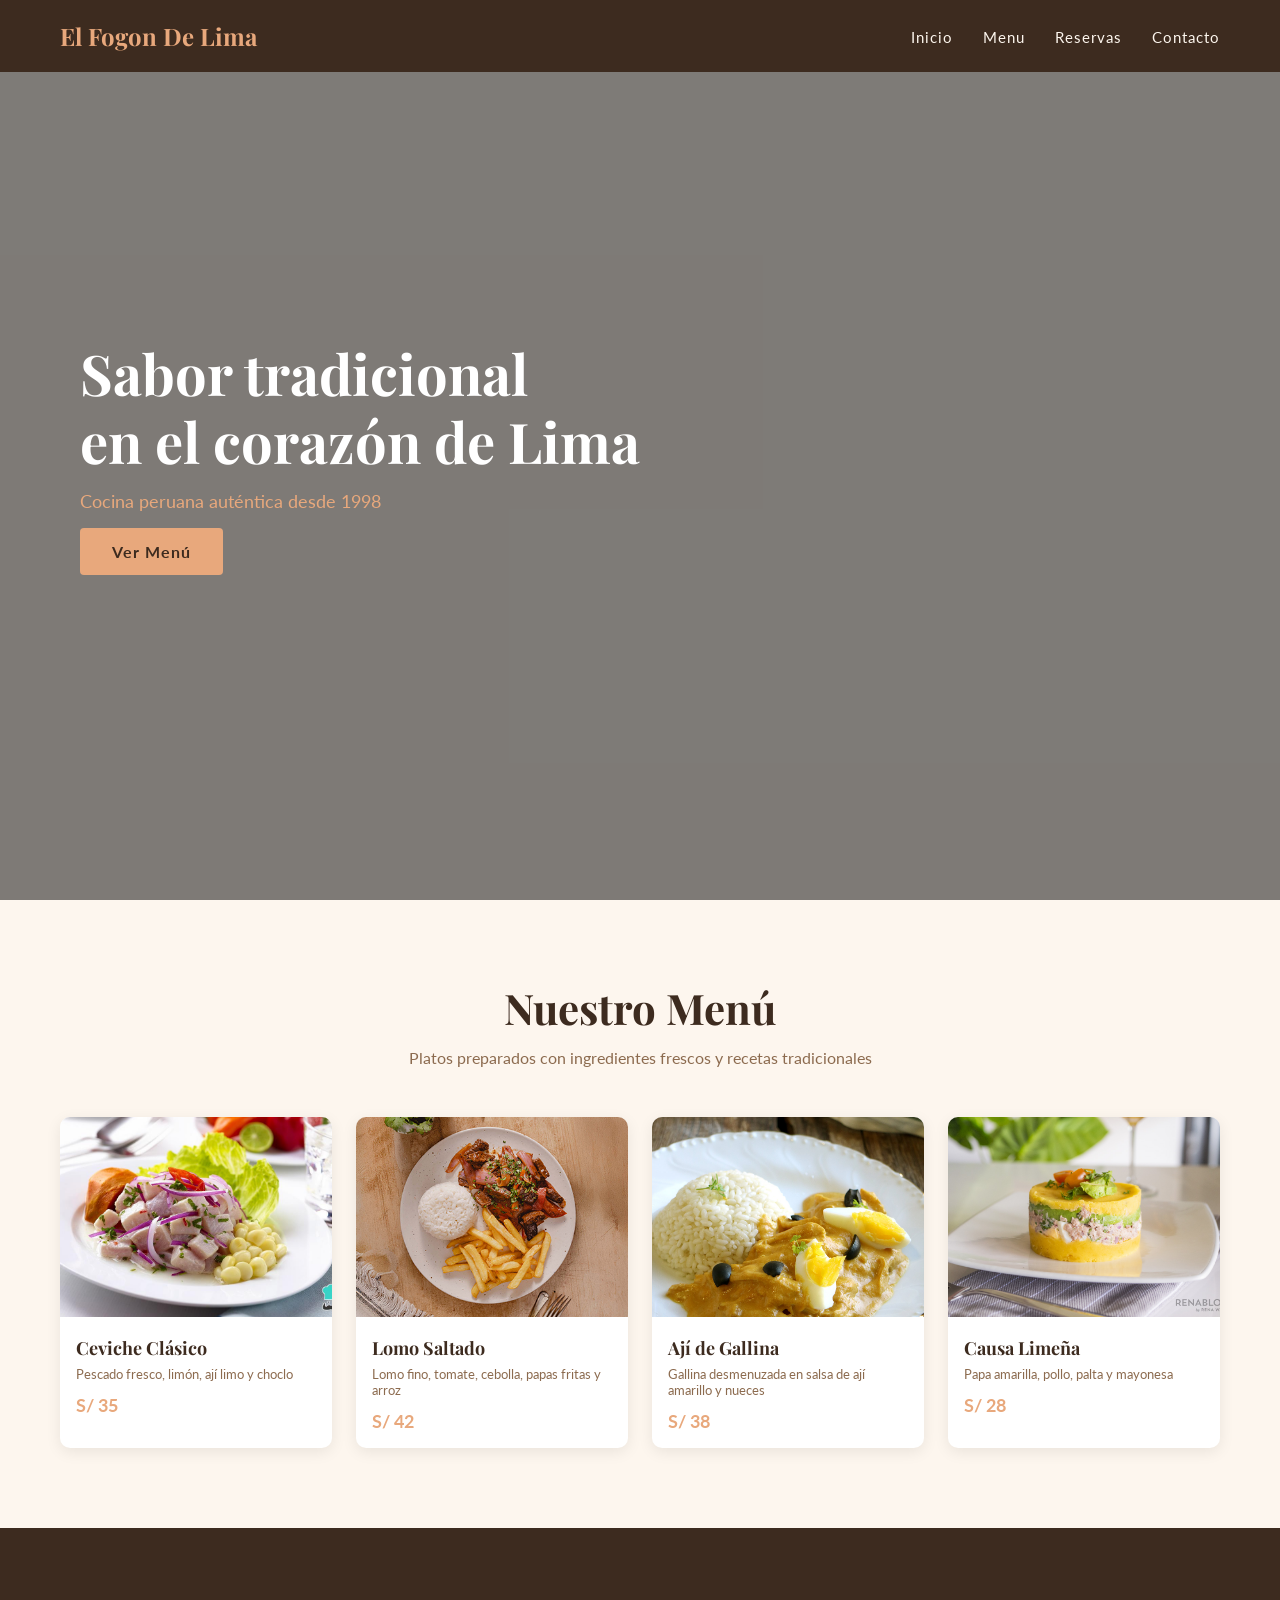
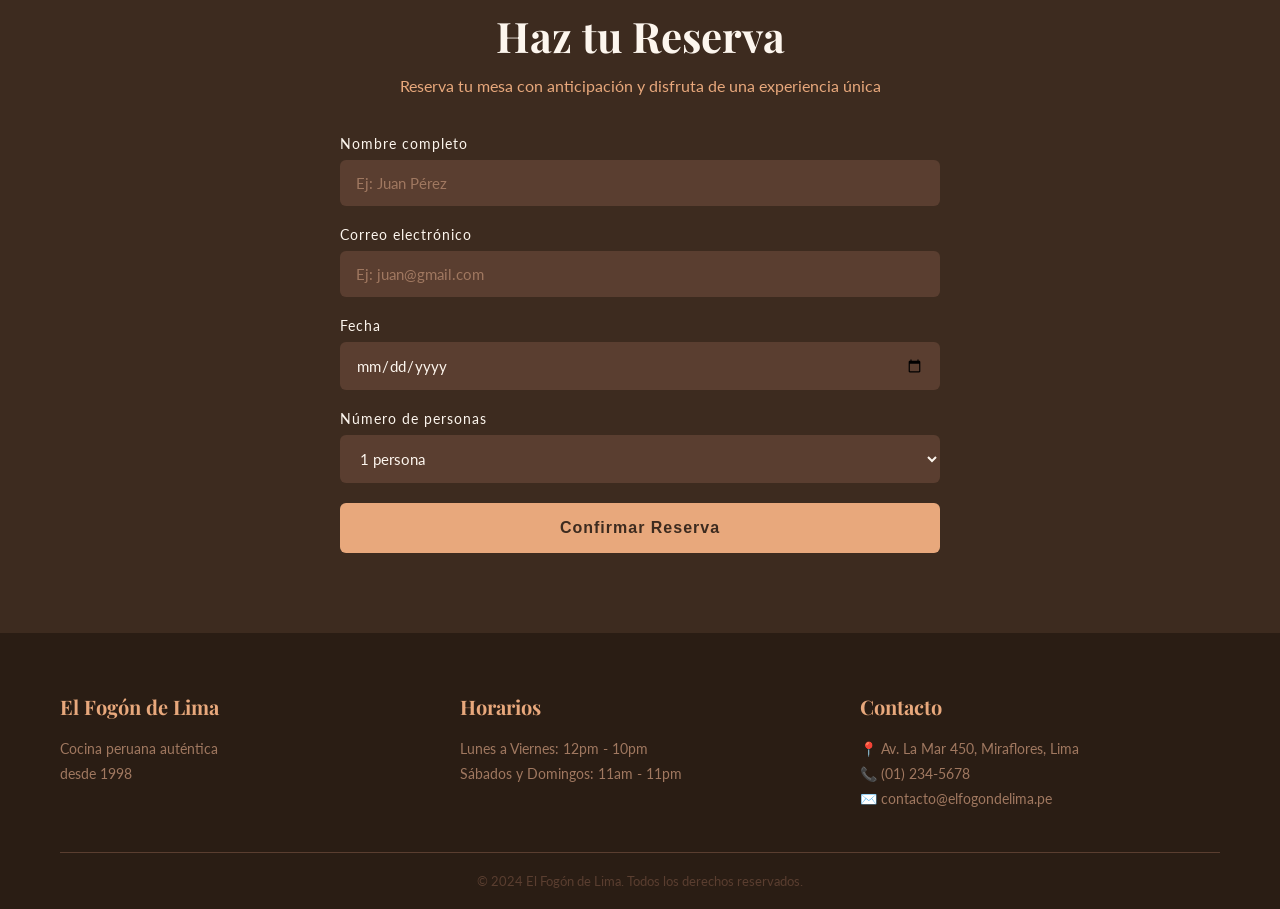
<file: fogon-de-llima/index.html>
<!DOCTYPE html>
<html lang="es">
    <head>
        <meta charset="UTF-8">
        <meta name="viewport" content="width=device-width, initial-scale=1.0">
        <title>El Fogon De Lima</title>
        <link rel="stylesheet" href="styles.css">
        <link href="https://fonts.googleapis.com/css2?family=Playfair+Display:wght@400;700&family=Lato:wght@300;400&display=swap" rel="stylesheet">
    </head>
    <body>
        <!--Navbar-->
    <nav>
        <div class="logo">El Fogon De Lima</div>
        <ul>
            <li><a href="#inicio">Inicio</a></li>
            <li><a href="#menu">Menu</a></li>
            <li><a href="#reservas">Reservas</a></li>
            <li><a href="#contacto">Contacto</a></li>
        </ul>
    </nav>
    <!--Hero-->
    <section class="hero" id="inicio">
        <div class="hero-texto">
            <h1>Sabor tradicional <br>en el corazón de Lima</h1>
            <p>Cocina peruana auténtica desde 1998</p>
            <a href="#menu" class="boton">Ver Menú</a>
        </div>
    </section>
    <!-- MENÚ -->
    <section class="menu" id="menu">
        <h2>Nuestro Menú</h2>
        <p class="subtitulo">Platos preparados con ingredientes frescos y recetas tradicionales</p>

        <div class="menu-grid">

            <div class="plato">
                <img src="menu/ceviche-clasico.jpg" alt="Ceviche">
                <div class="plato-info">
                    <h3>Ceviche Clásico</h3>
                    <p>Pescado fresco, limón, ají limo y choclo</p>
                    <span>S/ 35</span>
                </div>
            </div>

            <div class="plato">
                <img src="menu/Lomo-saltado.png" alt="Lomo Saltado">
                <div class="plato-info">
                    <h3>Lomo Saltado</h3>
                    <p>Lomo fino, tomate, cebolla, papas fritas y arroz</p>
                    <span>S/ 42</span>
                </div>
            </div>

            <div class="plato">
                <img src="menu/aji-de-gallina.JPG" alt="Aji de Gallina">
                <div class="plato-info">
                    <h3>Ají de Gallina</h3>
                    <p>Gallina desmenuzada en salsa de ají amarillo y nueces</p>
                    <span>S/ 38</span>
                </div>
            </div>

            <div class="plato">
                <img src="menu/Causa-Limena.jpg" alt="Causa Limeña">
                <div class="plato-info">
                    <h3>Causa Limeña</h3>
                    <p>Papa amarilla, pollo, palta y mayonesa</p>
                    <span>S/ 28</span>
                </div>
            </div>

        </div>
    </section>
    <!-- RESERVAS -->
    <section class="reservas" id="reservas">
        <div class="reservas-contenido">
            <h2>Haz tu Reserva</h2>
            <p>Reserva tu mesa con anticipación y disfruta de una experiencia única</p>

            <div class="formulario">

                <div class="campo">
                    <label>Nombre completo</label>
                    <input type="text" placeholder="Ej: Juan Pérez">
                </div>

                <div class="campo">
                    <label>Correo electrónico</label>
                    <input type="email" placeholder="Ej: juan@gmail.com">
                </div>

                <div class="campo">
                    <label>Fecha</label>
                    <input type="date">
                </div>

                <div class="campo">
                    <label>Número de personas</label>
                    <select>
                        <option>1 persona</option>
                        <option>2 personas</option>
                        <option>3 personas</option>
                        <option>4 personas</option>
                        <option>5 o más personas</option>
                    </select>
                </div>

                <button class="boton-reserva">Confirmar Reserva</button>

            </div>
        </div>
    </section>

    <!-- FOOTER -->
    <footer id="contacto">
        <div class="footer-contenido">

            <div class="footer-columna">
                <h3>El Fogón de Lima</h3>
                <p>Cocina peruana auténtica<br>desde 1998</p>
            </div>

            <div class="footer-columna">
                <h3>Horarios</h3>
                <p>Lunes a Viernes: 12pm - 10pm</p>
                <p>Sábados y Domingos: 11am - 11pm</p>
            </div>

            <div class="footer-columna">
                <h3>Contacto</h3>
                <p>📍 Av. La Mar 450, Miraflores, Lima</p>
                <p>📞 (01) 234-5678</p>
                <p>✉️ contacto@elfogondelima.pe</p>
            </div>

        </div>

        <div class="footer-bottom">
            <p>© 2024 El Fogón de Lima. Todos los derechos reservados.</p>
        </div>
    </footer>

    </body>
</html>
</file>
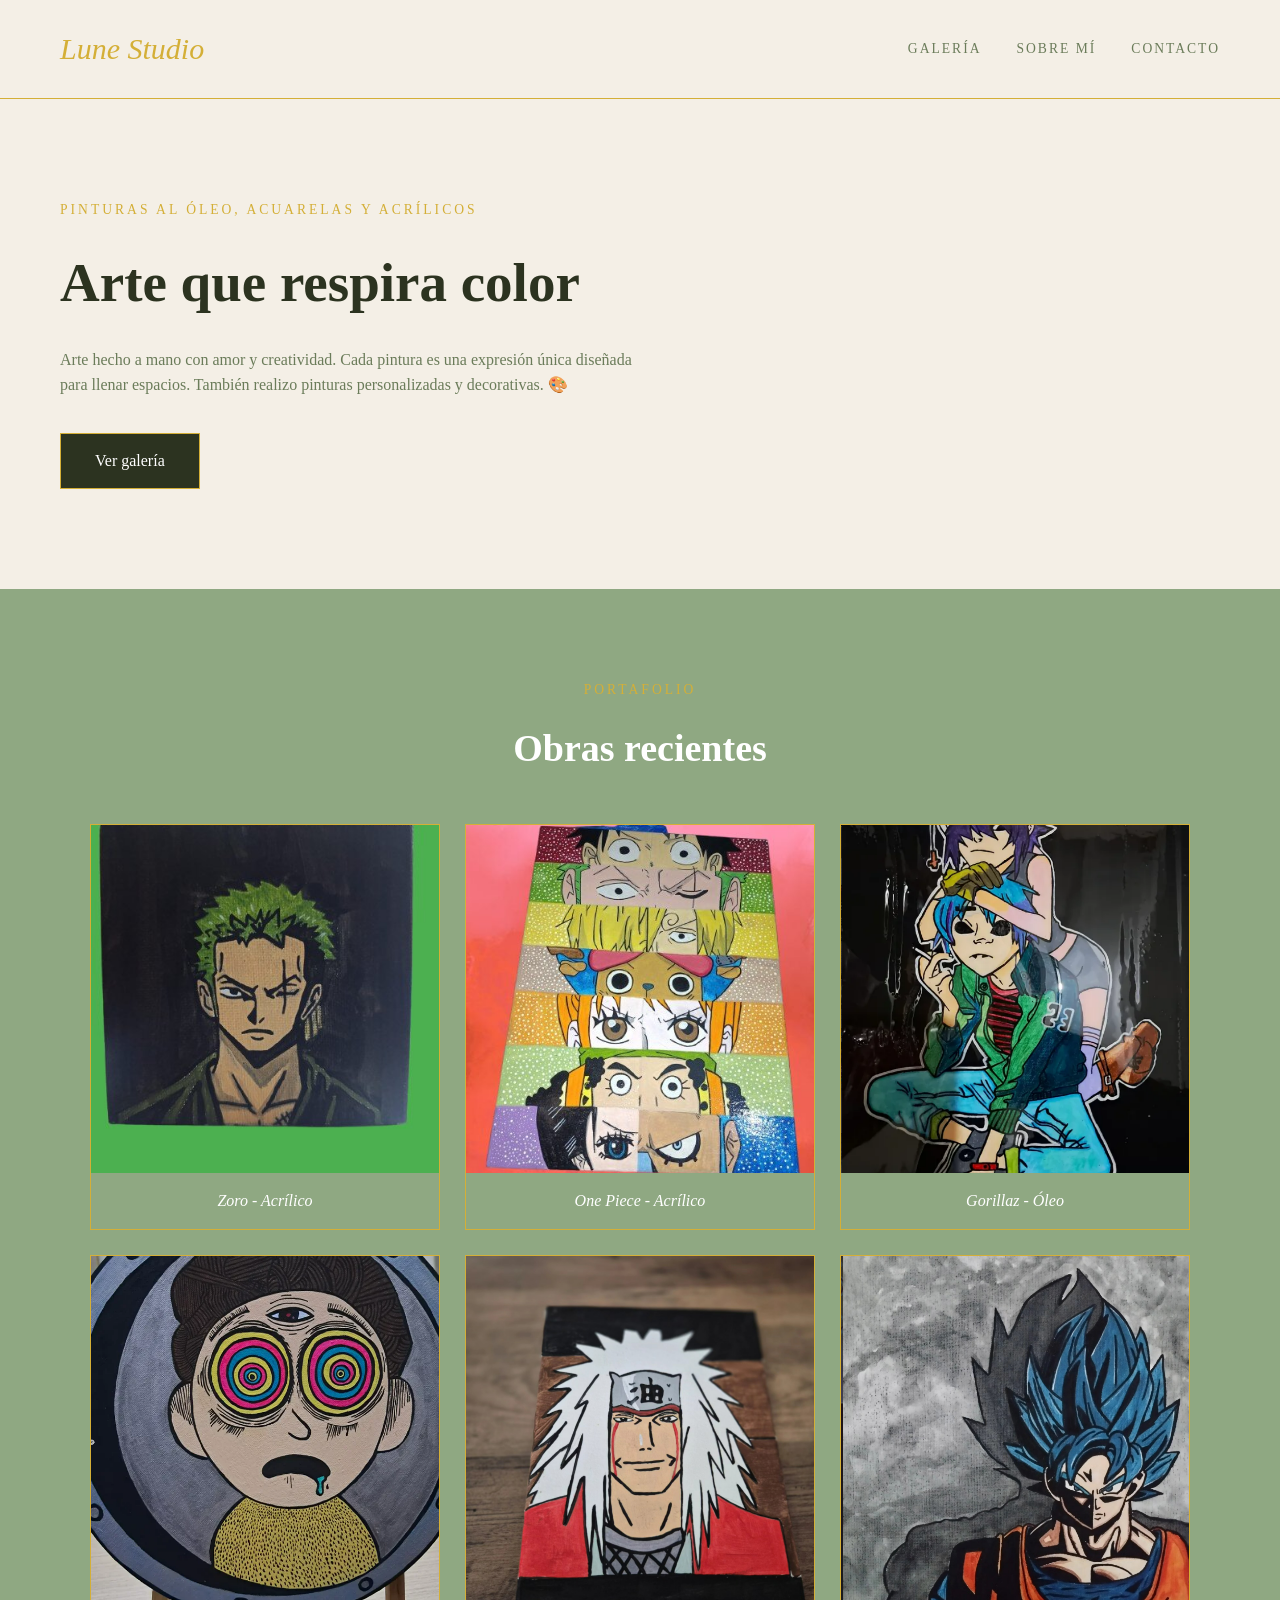
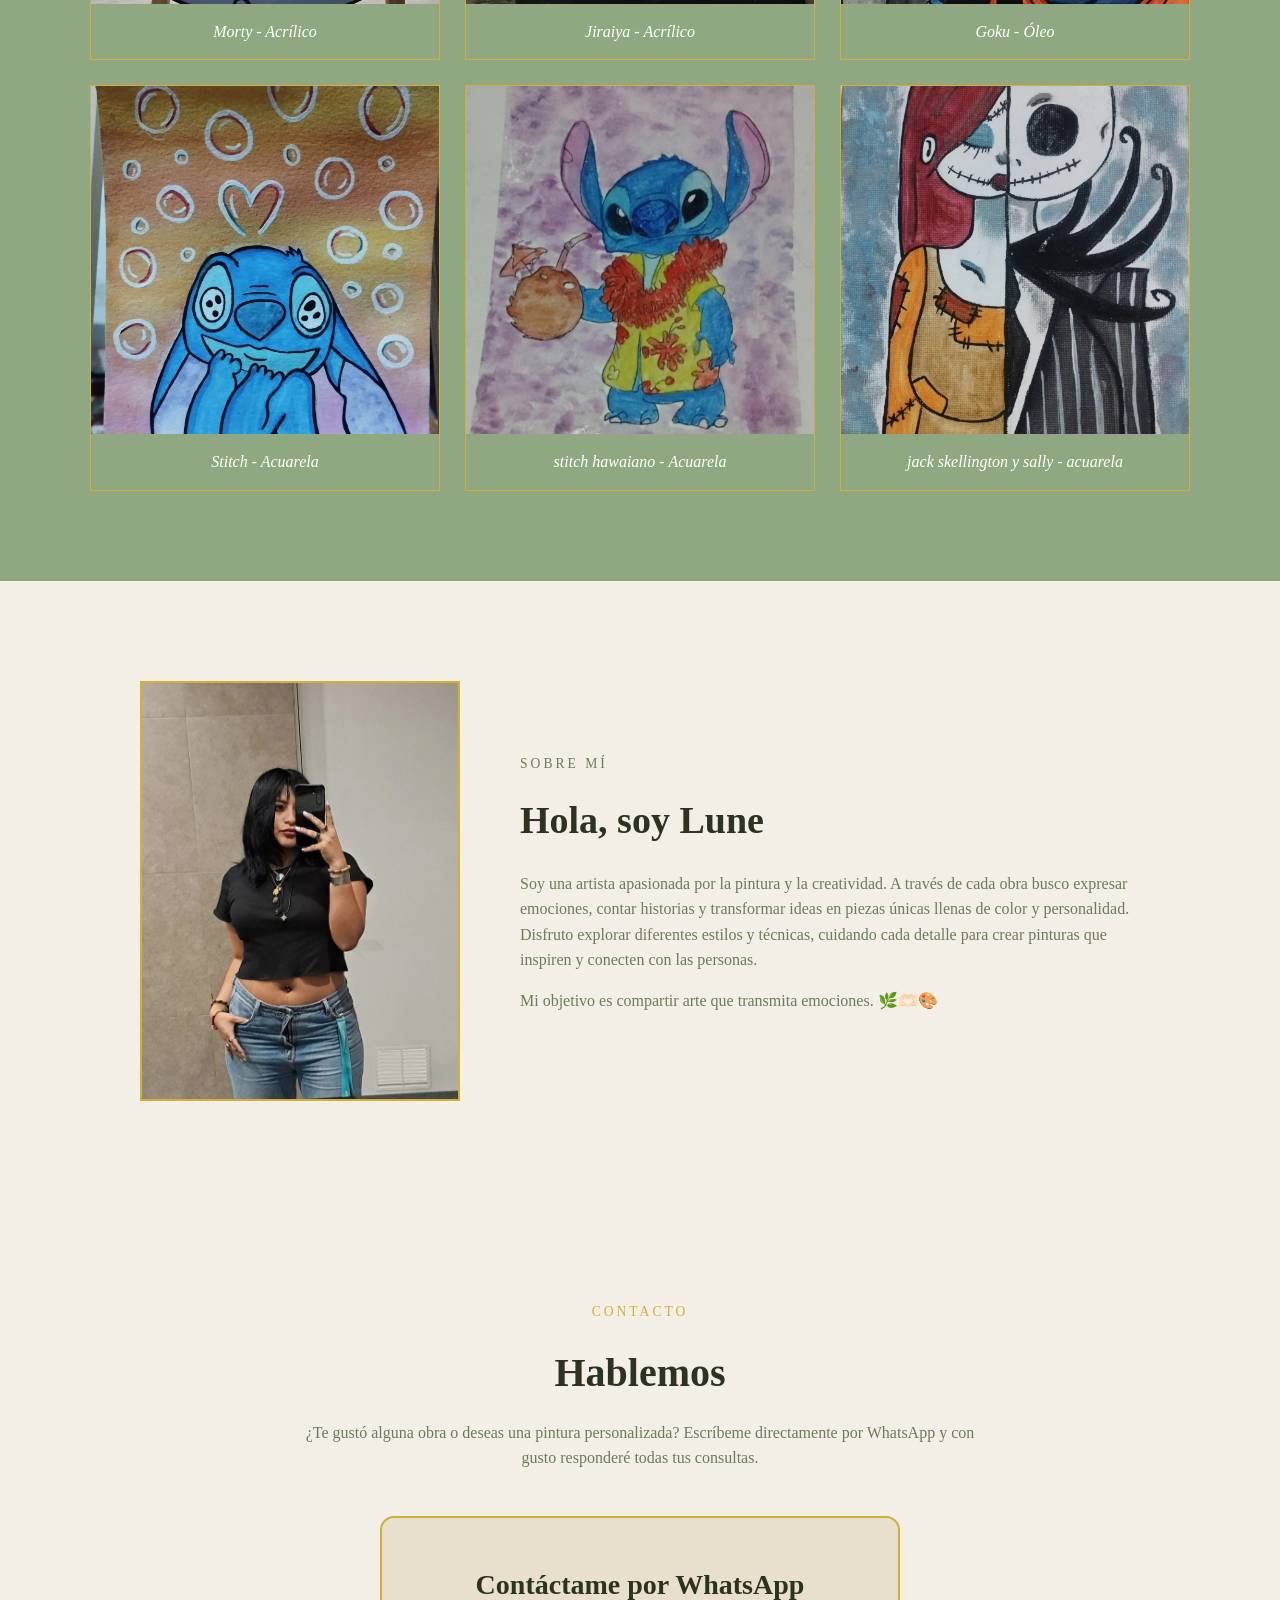
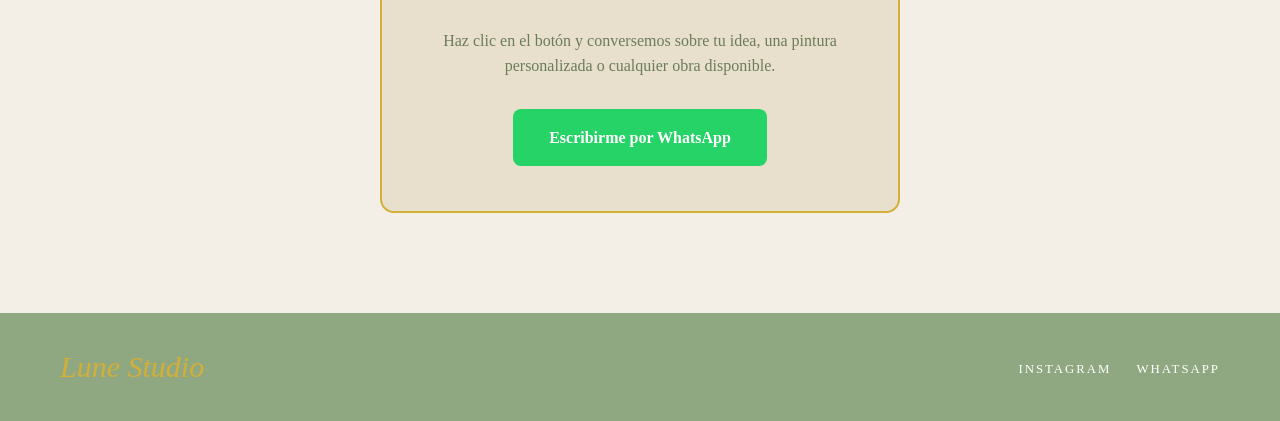
<file: leslie_web/index.html>
<!DOCTYPE html>
<html lang="es">
<head>
    <meta charset="UTF-8">
    <meta name="viewport" content="width=device-width, initial-scale=1.0">
    <title>Lune Studio - Arte</title>
    <link rel="stylesheet" href="style.css">
</head>
<body>

<nav>
    <a href="#" class="logo">Lune Studio</a>

    <div class="nav-links">
        <a href="#galeria">Galería</a>
        <a href="#sobre-mi">Sobre mí</a>
        <a href="#contacto">Contacto</a>
    </div>
</nav>

<section class="hero">
    <p class="subtitulo">Pinturas al óleo, acuarelas y acrílicos</p>

    <h1>Arte que respira color</h1>

    <p class="descripcion">
        Arte hecho a mano con amor y creatividad. Cada pintura es una expresión única diseñada para llenar espacios. También realizo pinturas personalizadas y decorativas. 🎨
    </p>

    <a href="#galeria" class="boton">Ver galería</a>
</section>

<section class="galeria" id="galeria">
    <p class="subtitulo">Portafolio</p>

    <h2>Obras recientes</h2>

    <div class="galeria-grid">

        <div class="obra">
            <img src="obras/obra1.jpg" alt="Obra 1">
            <p>Zoro - Acrílico</p>
        </div>

        <div class="obra">
            <img src="obras/obra2.jpg" alt="Obra 2">
            <p>One Piece - Acrílico</p>
        </div>

        <div class="obra">
            <img src="obras/gorillaz.png" alt="Obra 3">
            <p>Gorillaz - Óleo </p>
        </div>

        <div class="obra">
            <img src="obras/morty.png" alt="Obra 4">
            <p>Morty - Acrílico</p>
        </div>

        <div class="obra">
            <img src="obras/jiraiya.png" alt="Obra 5">
            <p>Jiraiya - Acrílico</p>
        </div>

        <div class="obra">
            <img src="obras/goku.png" alt="Obra 6">
            <p>Goku - Óleo</p>
        </div>

        <div class="obra">
            <img src="obras/stitch.png" alt="Obra 7">
            <p>Stitch - Acuarela</p>
        </div>

        <div class="obra">
            <img src="obras/stitch hawaiano.png" alt="Obra 8">
            <p>stitch hawaiano - Acuarela</p>
        </div>

        <div class="obra">
            <img src="obras/jack skellington y sally.png" alt="Obra 9">
            <p>jack skellington y sally - acuarela</p>
        </div>

    </div>
</section>

<section class="sobre-mi" id="sobre-mi">

    <div class="sobre-contenido">

        <img src="Leslie.png" alt="Leslie">

        <div class="sobre-texto">

            <p class="subtitulo">Sobre mí</p>

            <h2>Hola, soy Lune</h2>

            <p>
                Soy una artista apasionada por la pintura y la creatividad.
                A través de cada obra busco expresar emociones, contar historias y transformar ideas en piezas únicas llenas de color y personalidad.
                Disfruto explorar diferentes estilos y técnicas, cuidando cada detalle para crear pinturas que inspiren y conecten con las personas.
            </p>

            <p>
                Mi objetivo es compartir arte que transmita emociones. 🌿🫶🏻🎨
            </p>

        </div>

    </div>

</section>

<section class="contacto" id="contacto">

    <p class="subtitulo">Contacto</p>

    <h2>Hablemos</h2>

    <p class="contacto-desc">
        ¿Te gustó alguna obra o deseas una pintura personalizada?
        Escríbeme directamente por WhatsApp y con gusto responderé todas tus consultas.
    </p>

    <div class="contacto-contenido">

        <div class="contacto-wp">

            <h3>Contáctame por WhatsApp</h3>

            <p>
                Haz clic en el botón y conversemos sobre tu idea,
                una pintura personalizada o cualquier obra disponible.
            </p>

            <a
                href="https://wa.me/51903462473?text=Hola%20Lune,%20me%20interesa%20una%20obra."
                target="_blank"
                class="boton-wp">

                Escribirme por WhatsApp

            </a>

        </div>

    </div>

</section>

<footer>

    <p class="logo">Lune Studio</p>

    <ul class="redes">

        <li>
            <a href="https://www.instagram.com/leslie.art25/" target="_blank">
                Instagram
            </a>
        </li>

        <li>
            <a href="https://wa.me/51903462473" target="_blank">
                WhatsApp
            </a>
        </li>

    </ul>

</footer>

</body>
</html>
</file>
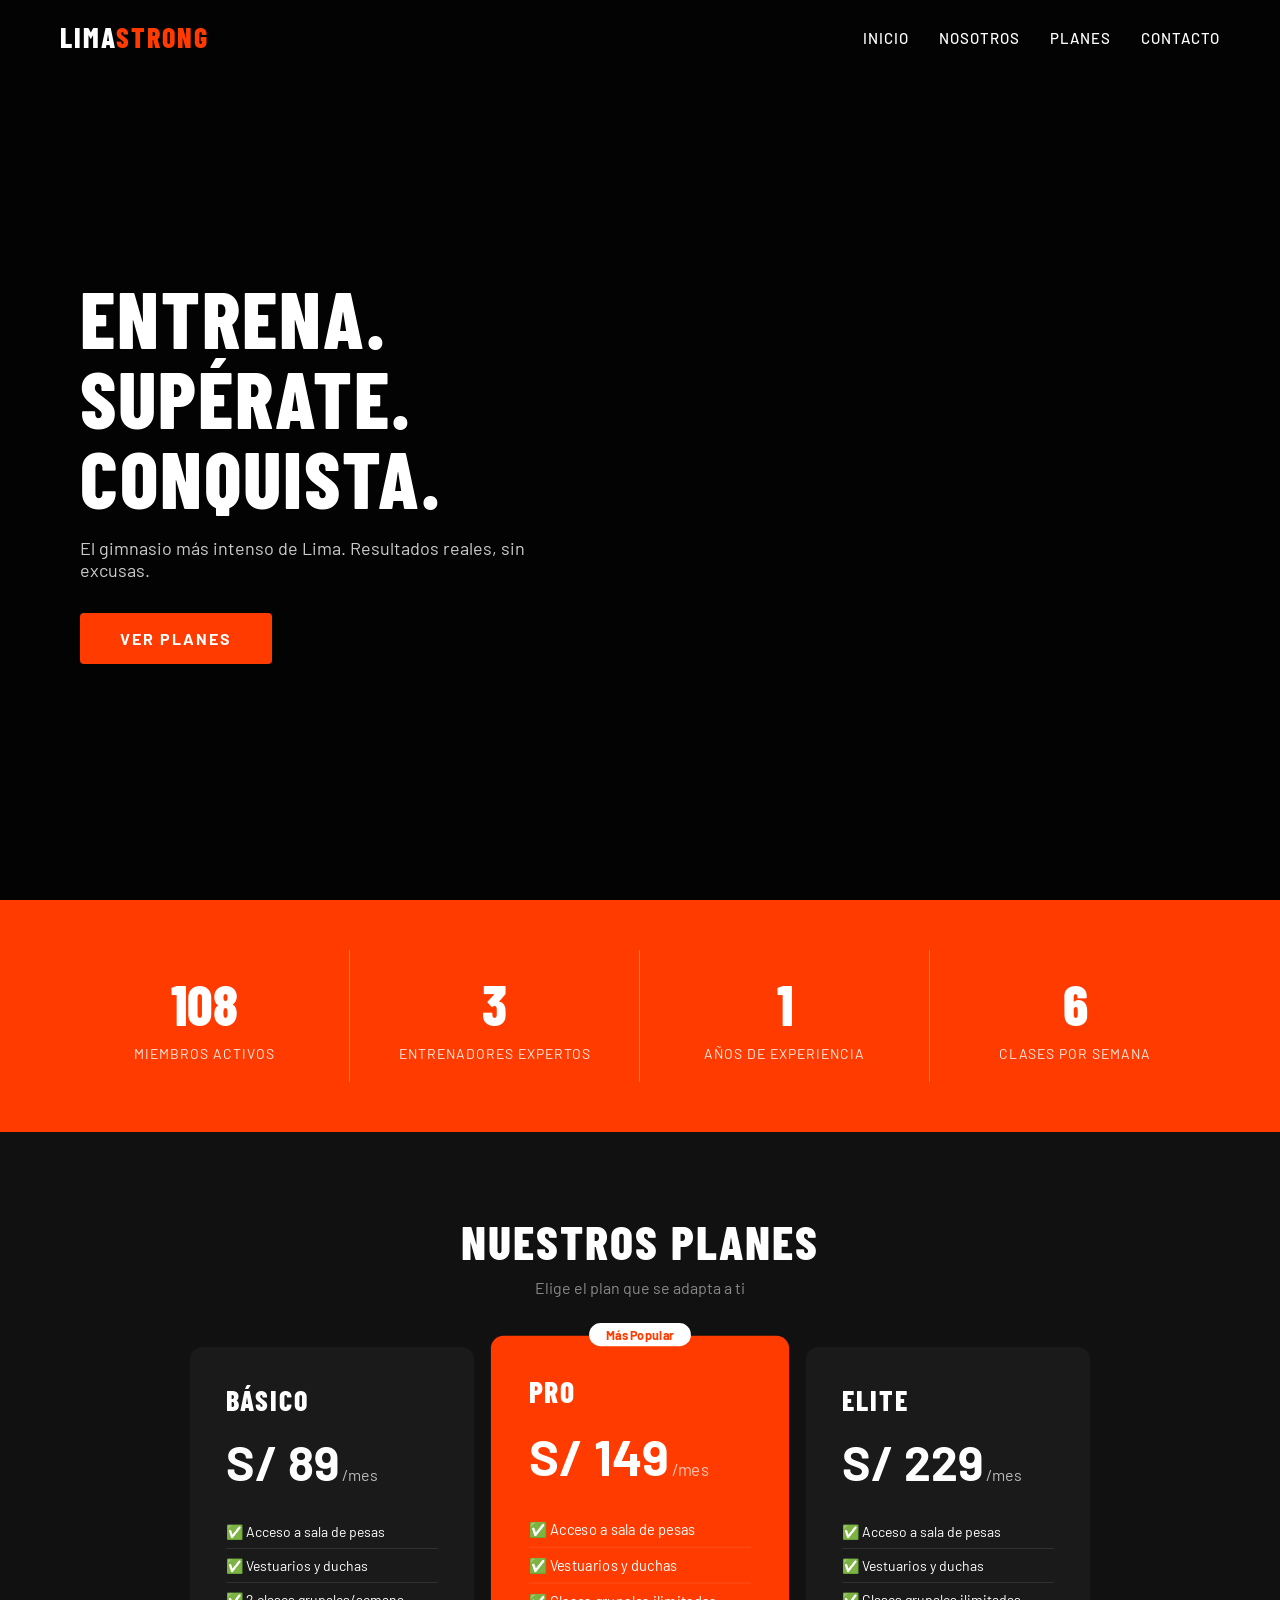
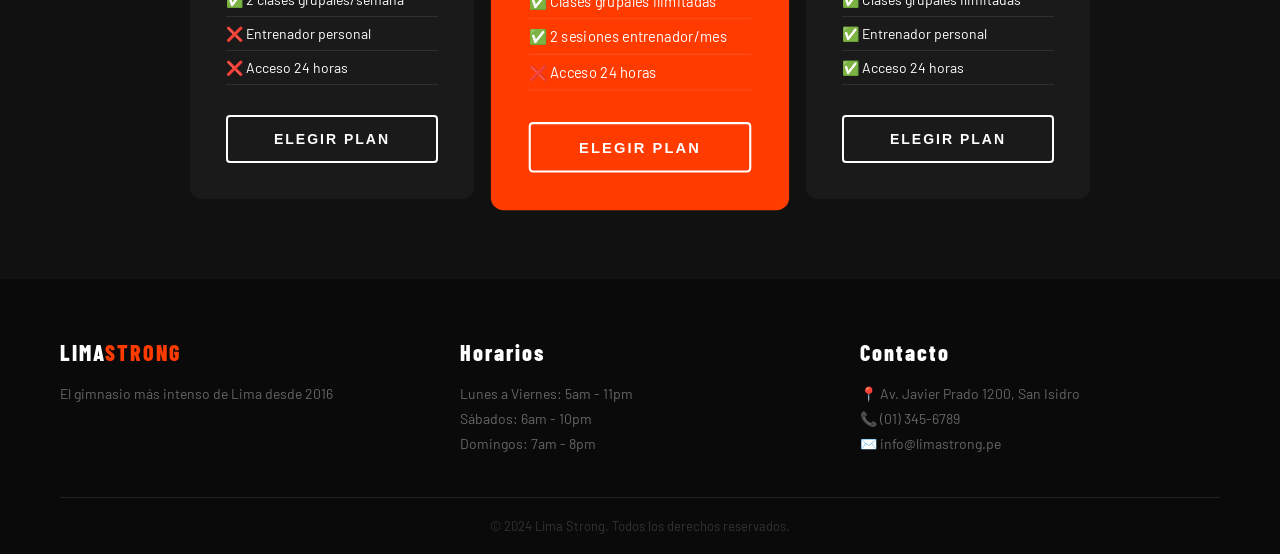
<file: lima-strong/index.html>
<!DOCTYPE html>
<html lang="es">
<head>
    <meta charset="UTF-8">
    <meta name="viewport" content="width=device-width, initial-scale=1.0">
    <title>Lima Strong</title>
    <link rel="stylesheet" href="styles.css">
    <link href="https://fonts.googleapis.com/css2?family=Barlow+Condensed:wght@400;600;700;800&family=Barlow:wght@300;400;500&display=swap" rel="stylesheet">
</head>
<body>

    <!-- NAVBAR -->
    <nav id="navbar">
        <div class="logo">LIMA<span>STRONG</span></div>
        <ul class="nav-links" id="nav-links">
            <li><a href="#inicio">Inicio</a></li>
            <li><a href="#stats">Nosotros</a></li>
            <li><a href="#planes">Planes</a></li>
            <li><a href="#contacto">Contacto</a></li>
        </ul>
        <!-- BOTÓN HAMBURGUESA para celular -->
        <button class="hamburguesa" id="hamburguesa">
            <span></span>
            <span></span>
            <span></span>
        </button>
    </nav>

    <!-- HERO -->
    <section class="hero" id="inicio">
        <div class="hero-texto">
            <h1>ENTRENA.<br>SUPÉRATE.<br>CONQUISTA.</h1>
            <p>El gimnasio más intenso de Lima. Resultados reales, sin excusas.</p>
            <a href="#planes" class="boton">Ver Planes</a>
        </div>
    </section>

    <!-- ESTADÍSTICAS -->
    <section class="stats" id="stats">
        <div class="stat">
            <h3 class="contador" data-target="500">0</h3>
            <p>Miembros activos</p>
        </div>
        <div class="stat">
            <h3 class="contador" data-target="15">0</h3>
            <p>Entrenadores expertos</p>
        </div>
        <div class="stat">
            <h3 class="contador" data-target="8">0</h3>
            <p>Años de experiencia</p>
        </div>
        <div class="stat">
            <h3 class="contador" data-target="30">0</h3>
            <p>Clases por semana</p>
        </div>
    </section>

    <!-- PLANES -->
    <section class="planes" id="planes">
        <h2>Nuestros Planes</h2>
        <p class="subtitulo">Elige el plan que se adapta a ti</p>

        <div class="planes-grid">

            <div class="plan">
                <h3>Básico</h3>
                <div class="plan-precio">
                    <span class="monto">S/ 89</span>
                    <span class="periodo">/mes</span>
                </div>
                <ul>
                    <li>✅ Acceso a sala de pesas</li>
                    <li>✅ Vestuarios y duchas</li>
                    <li>✅ 2 clases grupales/semana</li>
                    <li>❌ Entrenador personal</li>
                    <li>❌ Acceso 24 horas</li>
                </ul>
                <button class="boton-plan">Elegir Plan</button>
            </div>

            <div class="plan destacado">
                <span class="popular">Más Popular</span>
                <h3>Pro</h3>
                <div class="plan-precio">
                    <span class="monto">S/ 149</span>
                    <span class="periodo">/mes</span>
                </div>
                <ul>
                    <li>✅ Acceso a sala de pesas</li>
                    <li>✅ Vestuarios y duchas</li>
                    <li>✅ Clases grupales ilimitadas</li>
                    <li>✅ 2 sesiones entrenador/mes</li>
                    <li>❌ Acceso 24 horas</li>
                </ul>
                <button class="boton-plan">Elegir Plan</button>
            </div>

            <div class="plan">
                <h3>Elite</h3>
                <div class="plan-precio">
                    <span class="monto">S/ 229</span>
                    <span class="periodo">/mes</span>
                </div>
                <ul>
                    <li>✅ Acceso a sala de pesas</li>
                    <li>✅ Vestuarios y duchas</li>
                    <li>✅ Clases grupales ilimitadas</li>
                    <li>✅ Entrenador personal</li>
                    <li>✅ Acceso 24 horas</li>
                </ul>
                <button class="boton-plan">Elegir Plan</button>
            </div>

        </div>
    </section>

    <!-- FOOTER -->
    <footer id="contacto">
        <div class="footer-contenido">
            <div class="footer-columna">
                <h3>LIMA<span>STRONG</span></h3>
                <p>El gimnasio más intenso de Lima desde 2016</p>
            </div>
            <div class="footer-columna">
                <h3>Horarios</h3>
                <p>Lunes a Viernes: 5am - 11pm</p>
                <p>Sábados: 6am - 10pm</p>
                <p>Domingos: 7am - 8pm</p>
            </div>
            <div class="footer-columna">
                <h3>Contacto</h3>
                <p>📍 Av. Javier Prado 1200, San Isidro</p>
                <p>📞 (01) 345-6789</p>
                <p>✉️ info@limastrong.pe</p>
            </div>
        </div>
        <div class="footer-bottom">
            <p>© 2024 Lima Strong. Todos los derechos reservados.</p>
        </div>
    </footer>

    <!-- JAVASCRIPT al final del body -->
    <script src="script.js"></script>

</body>
</html>
</file>
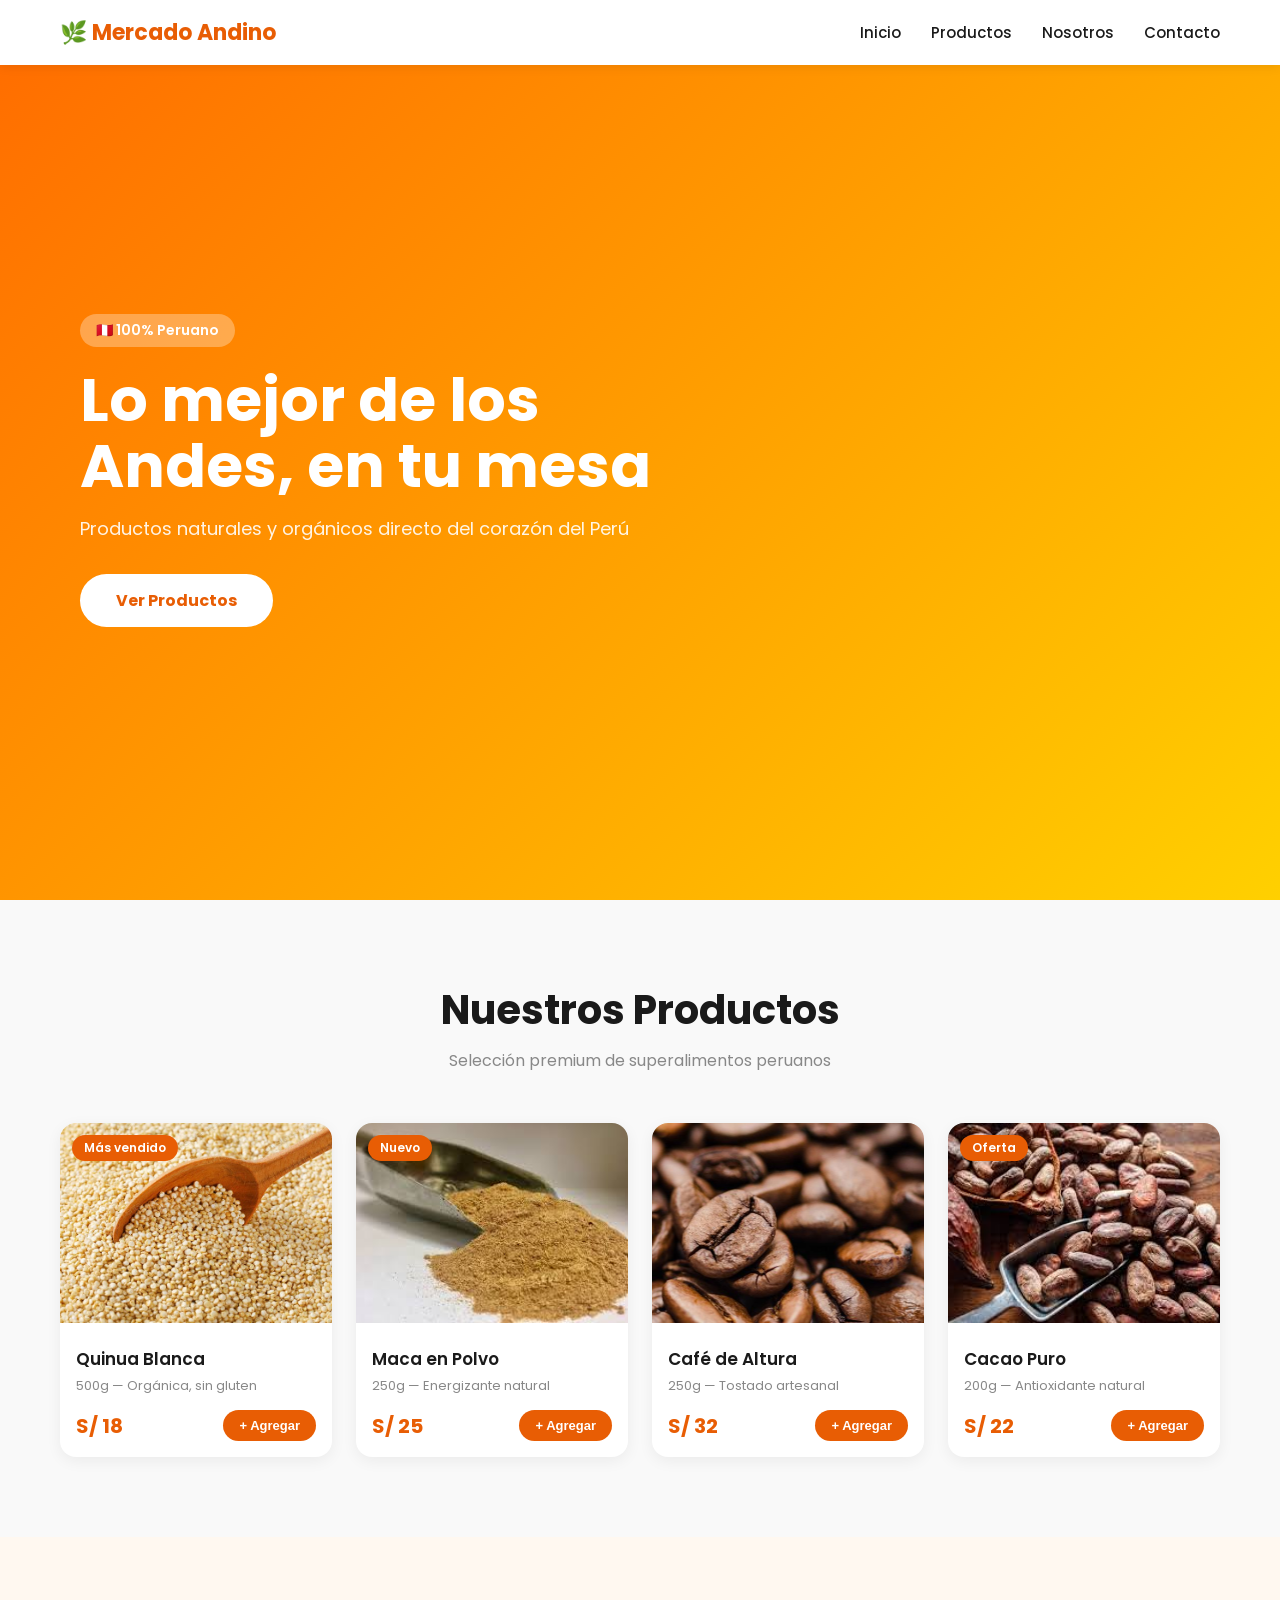
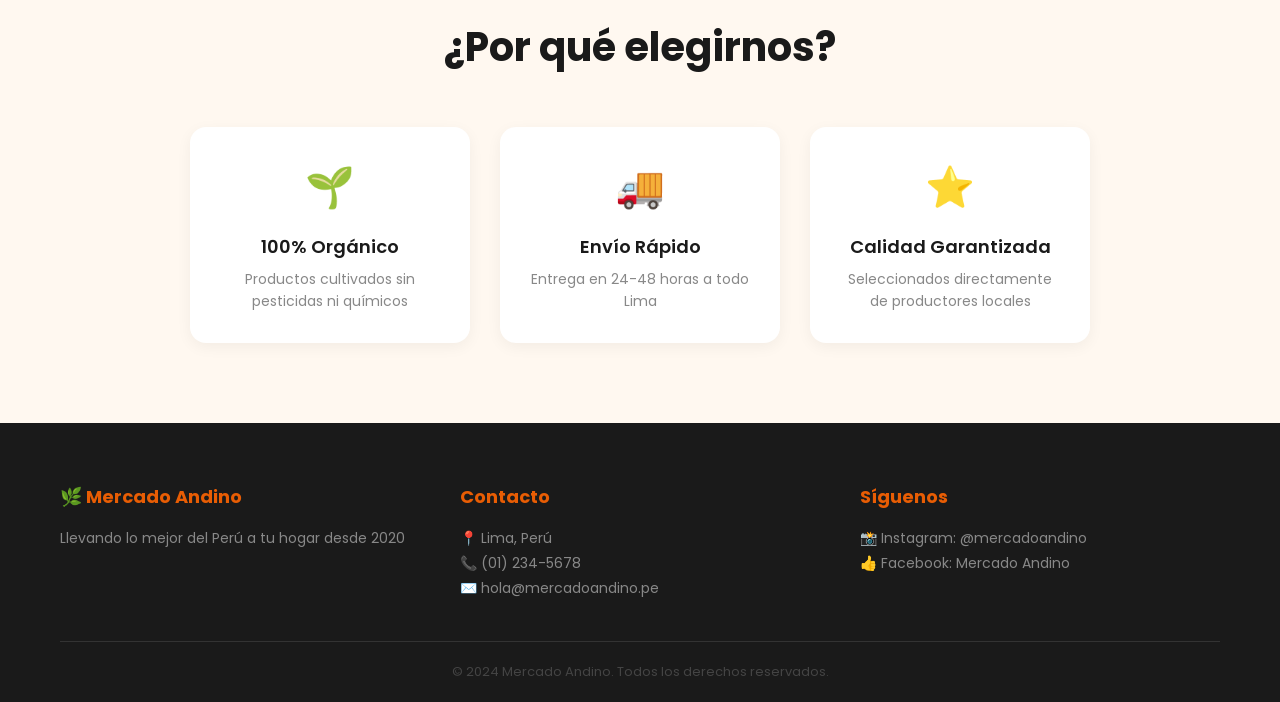
<file: mercado-andino/index.html>
<!DOCTYPE html>
<html lang="es">
<head>
    <meta charset="UTF-8">
    <meta name="viewport" content="width=device-width, initial-scale=1.0">
    <title>Mercado Andino</title>
    <link rel="stylesheet" href="styles.css">
    <link href="https://fonts.googleapis.com/css2?family=Poppins:wght@300;400;600;700&display=swap" rel="stylesheet">
</head>
<body>

    <!-- NAVBAR -->
    <nav>
        <div class="logo">🌿 Mercado Andino</div>
        <ul>
            <li><a href="#inicio">Inicio</a></li>
            <li><a href="#productos">Productos</a></li>
            <li><a href="#nosotros">Nosotros</a></li>
            <li><a href="#contacto">Contacto</a></li>
        </ul>
    </nav>

    <!-- HERO -->
    <section class="hero" id="inicio">
        <div class="hero-texto">
            <span class="badge">🇵🇪 100% Peruano</span>
            <h1>Lo mejor de los<br>Andes, en tu mesa</h1>
            <p>Productos naturales y orgánicos directo del corazón del Perú</p>
            <a href="#productos" class="boton">Ver Productos</a>
        </div>
    </section>

    <!-- PRODUCTOS -->
    <section class="productos" id="productos">
        <h2>Nuestros Productos</h2>
        <p class="subtitulo">Selección premium de superalimentos peruanos</p>

        <div class="productos-grid">

            <div class="producto">
                <div class="producto-imagen">
                    <img src="quinua-blanca.jpg" alt="Quinua">
                    <span class="tag">Más vendido</span>
                </div>
                <div class="producto-info">
                    <h3>Quinua Blanca</h3>
                    <p>500g — Orgánica, sin gluten</p>
                    <div class="precio-boton">
                        <span class="precio">S/ 18</span>
                        <button class="agregar">+ Agregar</button>
                    </div>
                </div>
            </div>

            <div class="producto">
                <div class="producto-imagen">
                    <img src="maca-polvo.jpg" alt="Maca">
                    <span class="tag">Nuevo</span>
                </div>
                <div class="producto-info">
                    <h3>Maca en Polvo</h3>
                    <p>250g — Energizante natural</p>
                    <div class="precio-boton">
                        <span class="precio">S/ 25</span>
                        <button class="agregar">+ Agregar</button>
                    </div>
                </div>
            </div>

            <div class="producto">
                <div class="producto-imagen">
                    <img src="cafe-altura.jpg" alt="Café">
                </div>
                <div class="producto-info">
                    <h3>Café de Altura</h3>
                    <p>250g — Tostado artesanal</p>
                    <div class="precio-boton">
                        <span class="precio">S/ 32</span>
                        <button class="agregar">+ Agregar</button>
                    </div>
                </div>
            </div>

            <div class="producto">
                <div class="producto-imagen">
                    <img src="cacao-puro.jpg" alt="Cacao">
                    <span class="tag">Oferta</span>
                </div>
                <div class="producto-info">
                    <h3>Cacao Puro</h3>
                    <p>200g — Antioxidante natural</p>
                    <div class="precio-boton">
                        <span class="precio">S/ 22</span>
                        <button class="agregar">+ Agregar</button>
                    </div>
                </div>
            </div>

        </div>
    </section>

    <!-- NOSOTROS -->
    <section class="nosotros" id="nosotros">
        <div class="nosotros-contenido">
            <h2>¿Por qué elegirnos?</h2>
            <div class="beneficios">
                <div class="beneficio">
                    <span>🌱</span>
                    <h3>100% Orgánico</h3>
                    <p>Productos cultivados sin pesticidas ni químicos</p>
                </div>
                <div class="beneficio">
                    <span>🚚</span>
                    <h3>Envío Rápido</h3>
                    <p>Entrega en 24-48 horas a todo Lima</p>
                </div>
                <div class="beneficio">
                    <span>⭐</span>
                    <h3>Calidad Garantizada</h3>
                    <p>Seleccionados directamente de productores locales</p>
                </div>
            </div>
        </div>
    </section>

    <!-- FOOTER -->
    <footer id="contacto">
        <div class="footer-contenido">
            <div class="footer-columna">
                <h3>🌿 Mercado Andino</h3>
                <p>Llevando lo mejor del Perú a tu hogar desde 2020</p>
            </div>
            <div class="footer-columna">
                <h3>Contacto</h3>
                <p>📍 Lima, Perú</p>
                <p>📞 (01) 234-5678</p>
                <p>✉️ hola@mercadoandino.pe</p>
            </div>
            <div class="footer-columna">
                <h3>Síguenos</h3>
                <p>📸 Instagram: @mercadoandino</p>
                <p>👍 Facebook: Mercado Andino</p>
            </div>
        </div>
        <div class="footer-bottom">
            <p>© 2024 Mercado Andino. Todos los derechos reservados.</p>
        </div>
    </footer>

</body>
</html>
</file>
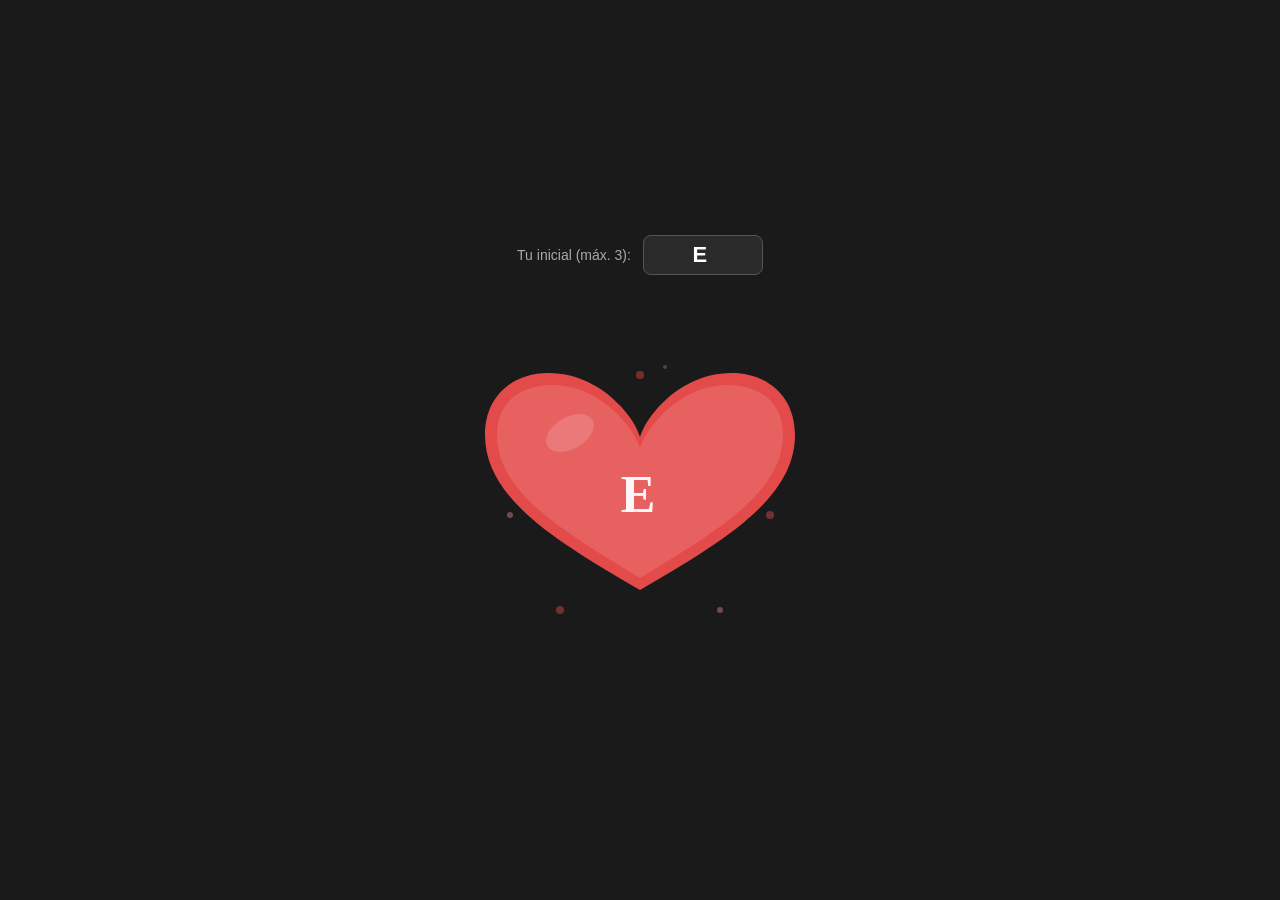
<file: corazon.html>
<!DOCTYPE html>
<html lang="es">
<head>
  <meta charset="UTF-8">
  <meta name="viewport" content="width=device-width, initial-scale=1.0">
  <title>Corazón animado</title>
  <style>
    * { margin: 0; padding: 0; box-sizing: border-box; }
    body {
      background: #1a1a1a;
      display: flex;
      justify-content: center;
      align-items: center;
      min-height: 100vh;
      font-family: sans-serif;
    }
    .wrap {
      display: flex;
      flex-direction: column;
      align-items: center;
      gap: 20px;
    }
    .controls {
      display: flex;
      align-items: center;
      gap: 12px;
    }
    .controls label {
      font-size: 14px;
      color: #aaa;
    }
    .controls input[type=text] {
      width: 120px;
      font-size: 22px;
      text-align: center;
      letter-spacing: 6px;
      text-transform: uppercase;
      font-weight: 600;
      padding: 6px 10px;
      border: 1px solid #555;
      border-radius: 8px;
      background: #2a2a2a;
      color: #fff;
      outline: none;
    }
    .controls input[type=text]:focus {
      border-color: #E24B4A;
    }
    .heart {
      animation: latido 1s ease-in-out infinite;
      transform-box: fill-box;
      transform-origin: center;
    }
    @keyframes latido {
      0%   { transform: scale(1); }
      14%  { transform: scale(1.17); }
      28%  { transform: scale(1); }
      42%  { transform: scale(1.1); }
      70%  { transform: scale(1); }
      100% { transform: scale(1); }
    }
    .orb {
      animation: girar 7s linear infinite;
      transform-origin: 200px 185px;
    }
    @keyframes girar {
      from { transform: rotate(0deg); }
      to   { transform: rotate(360deg); }
    }
    .inicial {
      animation: pulso-txt 1s ease-in-out infinite;
    }
    @keyframes pulso-txt {
      0%,100% { font-size: 52px; }
      14%     { font-size: 62px; }
      28%     { font-size: 52px; }
      42%     { font-size: 58px; }
      70%     { font-size: 52px; }
    }
  </style>
</head>
<body>
  <div class="wrap">
    <div class="controls">
      <label>Tu inicial (máx. 3):</label>
      <input type="text" id="inp" maxlength="3" value="E" oninput="actualizar(this.value)" />
    </div>

    <svg id="svg" width="400" height="370" viewBox="0 0 400 370">
      <g class="orb">
        <circle cx="200" cy="80"  r="4" fill="#E24B4A" opacity="0.45"/>
        <circle cx="305" cy="115" r="3" fill="#F09595" opacity="0.4"/>
        <circle cx="330" cy="220" r="4" fill="#E24B4A" opacity="0.45"/>
        <circle cx="280" cy="315" r="3" fill="#F09595" opacity="0.4"/>
        <circle cx="120" cy="315" r="4" fill="#E24B4A" opacity="0.45"/>
        <circle cx="70"  cy="220" r="3" fill="#F09595" opacity="0.4"/>
        <circle cx="95"  cy="115" r="4" fill="#E24B4A" opacity="0.45"/>
        <circle cx="225" cy="72"  r="2" fill="#F09595" opacity="0.3"/>
      </g>

      <g class="heart">
        <path d="
          M 200 295
          C 120 248, 45 205, 45 140
          C 45 100, 74 78, 108 78
          C 140 78, 166 94, 184 115
          C 190 122, 196 130, 200 142
          C 204 130, 210 122, 216 115
          C 234 94, 260 78, 292 78
          C 326 78, 355 100, 355 140
          C 355 205, 280 248, 200 295 Z
        " fill="#E24B4A"/>
        <path d="
          M 200 283
          C 126 238, 57 198, 57 140
          C 57 106, 82 90, 112 90
          C 141 90, 165 105, 182 124
          C 190 133, 196 142, 200 153
          C 204 142, 210 133, 218 124
          C 235 105, 259 90, 288 90
          C 318 90, 343 106, 343 140
          C 343 198, 274 238, 200 283 Z
        " fill="#F09595" opacity="0.3"/>
        <ellipse cx="130" cy="138" rx="26" ry="16" fill="white" opacity="0.15" transform="rotate(-30 130 138)"/>
      </g>

      <text id="txt-inicial" class="inicial"
        x="200" y="205"
        text-anchor="middle"
        dominant-baseline="middle"
        font-family="Georgia, serif"
        font-size="52"
        font-weight="700"
        fill="white"
        opacity="0.95"
        letter-spacing="4">E</text>
    </svg>
  </div>

  <script>
    function actualizar(val) {
      var clean = val.replace(/[^a-zA-ZáéíóúÁÉÍÓÚüÜñÑ]/g, '').slice(0, 3).toUpperCase();
      var txt = document.getElementById('txt-inicial');
      txt.textContent = clean;
      var fs = clean.length === 1 ? 62 : clean.length === 2 ? 46 : 34;
      txt.style.fontSize = fs + 'px';
      document.getElementById('inp').value = clean;
    }
  </script>
</body>
</html>
</file>
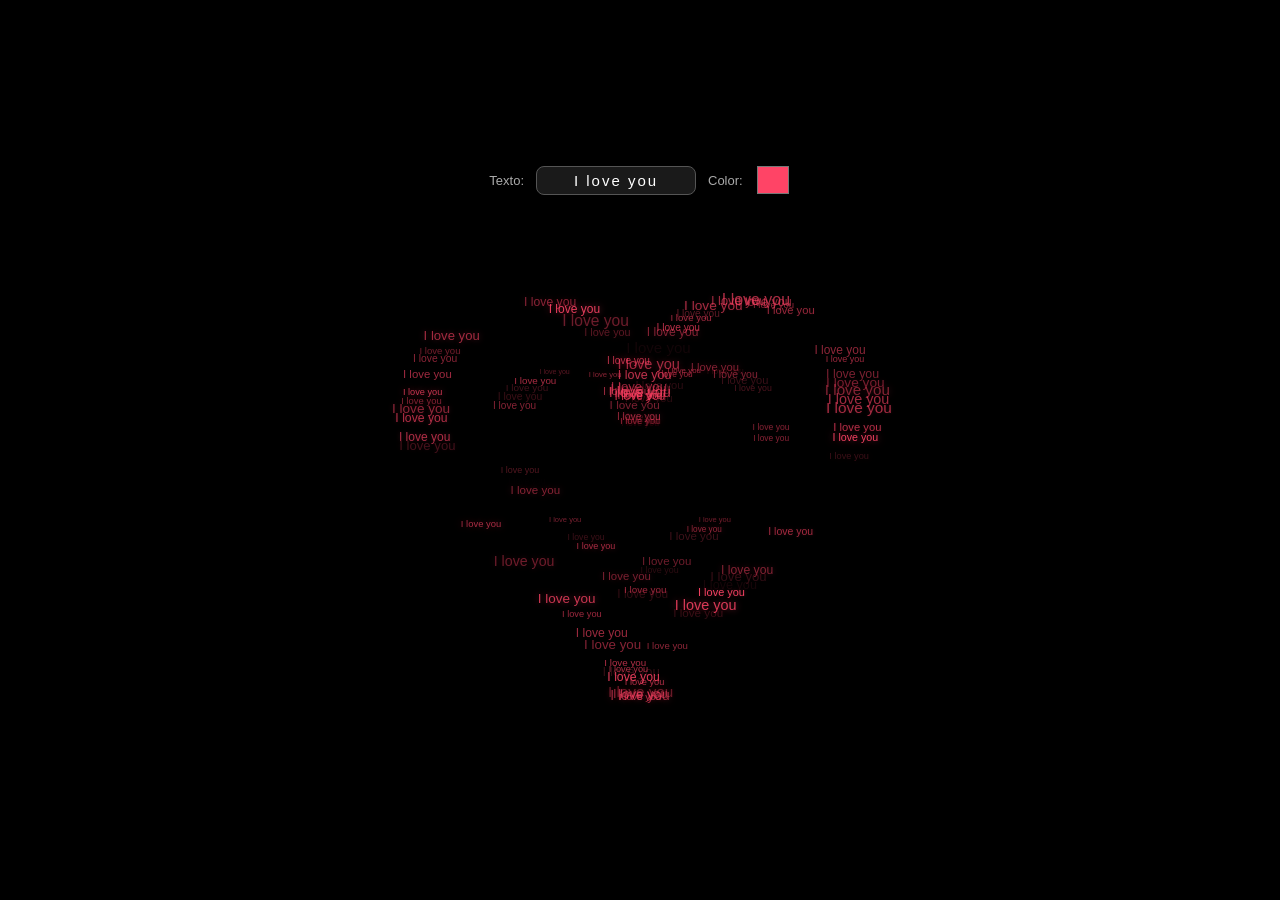
<file: corazonenmoviento.html>
<!DOCTYPE html>
<html lang="es">
<head>
  <meta charset="UTF-8">
  <meta name="viewport" content="width=device-width, initial-scale=1.0">
  <title>Corazón de palabras</title>
  <style>
    * { margin: 0; padding: 0; box-sizing: border-box; }
    body {
      background: #000;
      display: flex;
      flex-direction: column;
      align-items: center;
      justify-content: center;
      min-height: 100vh;
      font-family: sans-serif;
    }
    .controls {
      display: flex;
      align-items: center;
      gap: 12px;
      margin-bottom: 20px;
    }
    .controls label { font-size: 13px; color: #aaa; }
    .controls input[type=text] {
      width: 160px;
      font-size: 15px;
      text-align: center;
      padding: 5px 10px;
      border: 1px solid #555;
      border-radius: 8px;
      background: #1a1a1a;
      color: #fff;
      outline: none;
      letter-spacing: 2px;
    }
    .controls input[type=text]:focus { border-color: #E24B4A; }
    .controls input[type=color] {
      width: 36px; height: 36px;
      border: none; background: none;
      cursor: pointer; padding: 0;
    }
    canvas { display: block; }
  </style>
</head>
<body>

  <div class="controls">
    <label>Texto:</label>
    <input type="text" id="inp" maxlength="20" value="I love you" />
    <label>Color:</label>
    <input type="color" id="colorPick" value="#ff4466" />
  </div>

  <canvas id="canvas"></canvas>

  <script>
    const canvas = document.getElementById('canvas');
    const ctx = canvas.getContext('2d');
    const inp = document.getElementById('inp');
    const colorPick = document.getElementById('colorPick');

    canvas.width  = Math.min(window.innerWidth, 700);
    canvas.height = Math.min(window.innerHeight - 80, 520);

    let words = [];
    let baseColor = '#ff4466';

    function heartX(t) { return 16 * Math.pow(Math.sin(t), 3); }
    function heartY(t) { return -(13*Math.cos(t) - 5*Math.cos(2*t) - 2*Math.cos(3*t) - Math.cos(4*t)); }

    function hexToRgb(hex) {
      return {
        r: parseInt(hex.slice(1,3), 16),
        g: parseInt(hex.slice(3,5), 16),
        b: parseInt(hex.slice(5,7), 16)
      };
    }

    function buildWords() {
      words = [];
      const text  = inp.value || 'I love you';
      const cx    = canvas.width / 2;
      const cy    = canvas.height / 2 - 10;
      const scale = Math.min(canvas.width, canvas.height) / 38;

      // Capa exterior
      for (let i = 0; i < 180; i++) {
        const t = (i / 180) * 2 * Math.PI;
        words.push({
          x:         heartX(t) * scale + cx,
          y:         heartY(t) * scale + cy,
          text:      text,
          delay:     Math.random() * 3000,
          dur:       1800 + Math.random() * 1200,
          fontSize:  9 + Math.random() * 7,
          baseAlpha: 0.5 + Math.random() * 0.5,
          phase:     Math.random() * Math.PI * 2
        });
      }
      // Capa interior
      for (let j = 0; j < 90; j++) {
        const t = (j / 90) * 2 * Math.PI;
        words.push({
          x:         heartX(t) * scale * 0.6 + cx,
          y:         heartY(t) * scale * 0.6 + cy,
          text:      text,
          delay:     Math.random() * 3000,
          dur:       1800 + Math.random() * 1200,
          fontSize:  7 + Math.random() * 5,
          baseAlpha: 0.3 + Math.random() * 0.4,
          phase:     Math.random() * Math.PI * 2
        });
      }
    }

    const startTime = performance.now();

    function draw(now) {
      ctx.clearRect(0, 0, canvas.width, canvas.height);
      const elapsed = now - startTime;
      const rgb = hexToRgb(baseColor);

      for (const w of words) {
        const t = elapsed - w.delay;
        if (t < 0) continue;

        const cycle = (t % w.dur) / w.dur;
        let alpha;
        if      (cycle < 0.15) alpha = (cycle / 0.15) * w.baseAlpha;
        else if (cycle < 0.70) alpha = w.baseAlpha;
        else                   alpha = ((1 - cycle) / 0.3) * w.baseAlpha;

        const pulse = 0.85 + 0.15 * Math.sin(elapsed * 0.002 + w.phase);
        const glow  = Math.sin(elapsed * 0.003 + w.phase) * 0.5 + 0.5;
        alpha *= pulse;

        ctx.save();
        ctx.globalAlpha  = Math.min(1, alpha);
        ctx.font         = w.fontSize + 'px Arial, sans-serif';
        ctx.shadowColor  = `rgba(${rgb.r},${rgb.g},${rgb.b},${0.6 * glow})`;
        ctx.shadowBlur   = 8 * glow;
        ctx.fillStyle    = `rgb(${rgb.r},${rgb.g},${rgb.b})`;
        ctx.fillText(w.text, w.x - ctx.measureText(w.text).width / 2, w.y);
        ctx.restore();
      }

      requestAnimationFrame(draw);
    }

    buildWords();
    requestAnimationFrame(draw);

    inp.addEventListener('input', buildWords);
    colorPick.addEventListener('input', function() { baseColor = this.value; });

    window.addEventListener('resize', () => {
      canvas.width  = Math.min(window.innerWidth, 700);
      canvas.height = Math.min(window.innerHeight - 80, 520);
      buildWords();
    });
  </script>
</body>
</html>
</file>
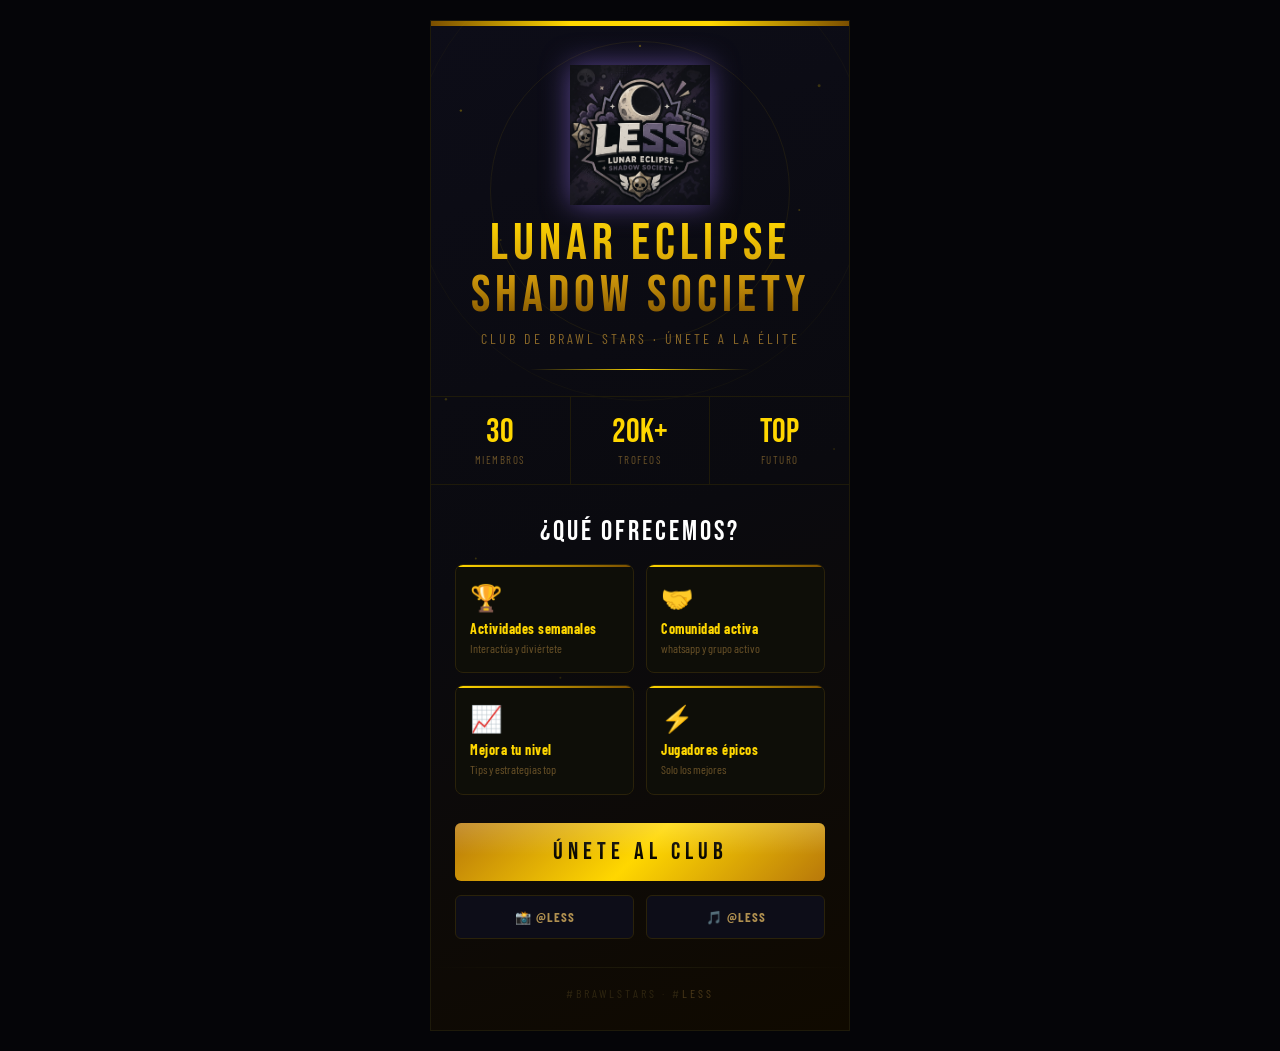
<file: brawl_stars/clubBrawl.html>
<!DOCTYPE html>
<html lang="es">
<head>
<meta charset="UTF-8">
<meta name="viewport" content="width=device-width, initial-scale=1.0">
<title>Club Brawl Stars</title>
<link href="https://fonts.googleapis.com/css2?family=Bebas+Neue&family=Barlow+Condensed:wght@400;600;700&display=swap" rel="stylesheet">
<style>
  * { margin: 0; padding: 0; box-sizing: border-box; }
  body {
    background: #050508;
    font-family: 'Barlow Condensed', sans-serif;
    color: #fff;
    display: flex;
    justify-content: center;
    align-items: flex-start;
    min-height: 100vh;
    padding: 20px;
  }
  .page {
    width: 420px;
    background: linear-gradient(160deg, #0d0d18 0%, #0a0a0f 50%, #100a00 100%);
    position: relative;
    overflow: hidden;
    display: flex;
    flex-direction: column;
    align-items: center;
    border: 1px solid #1e1a0a;
  }
  .top-bar { width: 100%; height: 5px; background: linear-gradient(90deg, #7a4e00, #ffd700, #ffd700, #7a4e00); }
  .bg-stars { position: absolute; inset: 0; pointer-events: none; z-index: 0; }
  .glow-ring { position: absolute; width: 300px; height: 300px; border-radius: 50%; border: 1px solid rgba(255,215,0,0.07); top: 20px; left: 50%; transform: translateX(-50%); pointer-events: none; z-index: 0; }
  .glow-ring2 { position: absolute; width: 460px; height: 460px; border-radius: 50%; border: 1px solid rgba(255,215,0,0.03); top: -80px; left: 50%; transform: translateX(-50%); pointer-events: none; z-index: 0; }
  .content { position: relative; z-index: 1; width: 100%; display: flex; flex-direction: column; align-items: center; }
  .hex-badge { width: 130px; height: 130px; margin-top: 44px; display: flex; align-items: center; justify-content: center; animation: pulse 3s ease-in-out infinite; }
  @keyframes pulse { 0%, 100% { filter: drop-shadow(0 0 8px rgba(255,215,0,0.3)); } 50% { filter: drop-shadow(0 0 20px rgba(255,215,0,0.6)); } }
  .club-name { font-family: 'Bebas Neue', sans-serif; font-size: 52px; letter-spacing: 5px; text-align: center; margin-top: 18px; background: linear-gradient(180deg, #ffd700 0%, #c8920a 60%, #7a4e00 100%); -webkit-background-clip: text; -webkit-text-fill-color: transparent; background-clip: text; line-height: 1; padding: 0 24px; }
  .tagline { font-size: 14px; letter-spacing: 3px; color: #8a6828; text-transform: uppercase; margin-top: 8px; text-align: center; }
  .divider { width: 220px; height: 1px; background: linear-gradient(90deg, transparent, #ffd700, transparent); margin: 22px auto 0; }
  .stats-row { display: flex; width: 100%; margin-top: 26px; border-top: 1px solid #1e1a0a; border-bottom: 1px solid #1e1a0a; }
  .stat { flex: 1; padding: 18px 8px; text-align: center; border-right: 1px solid #1e1a0a; }
  .stat:last-child { border-right: none; }
  .stat-num { font-family: 'Bebas Neue', sans-serif; font-size: 34px; color: #ffd700; line-height: 1; display: block; }
  .stat-label { font-size: 11px; letter-spacing: 1.5px; color: #6a5228; text-transform: uppercase; margin-top: 4px; display: block; }
  .section-title { font-family: 'Bebas Neue', sans-serif; font-size: 28px; letter-spacing: 3px; color: #fff; margin: 30px 0 16px; text-align: center; }
  .req-grid { display: grid; grid-template-columns: 1fr 1fr; gap: 12px; width: 100%; padding: 0 24px; }
  .req-card { background: #0e0e08; border: 1px solid #2a220a; border-radius: 8px; padding: 16px 14px; text-align: left; position: relative; overflow: hidden; transition: border-color 0.2s, transform 0.2s; }
  .req-card:hover { border-color: #ffd700; transform: translateY(-2px); }
  .req-card::before { content: ''; position: absolute; top: 0; left: 0; right: 0; height: 2px; background: linear-gradient(90deg, #ffd700, #7a4e00); }
  .req-icon { font-size: 26px; margin-bottom: 8px; display: block; }
  .req-title { font-size: 14px; font-weight: 700; letter-spacing: 0.5px; color: #ffd700; line-height: 1.2; }
  .req-sub { font-size: 12px; color: #6a5228; margin-top: 3px; line-height: 1.3; }
  .cta-area { width: 100%; padding: 28px 24px 0; }
  .cta-btn { width: 100%; height: 58px; background: linear-gradient(135deg, #b8780a 0%, #ffd700 50%, #b8780a 100%); border: none; border-radius: 6px; font-family: 'Bebas Neue', sans-serif; font-size: 24px; letter-spacing: 5px; color: #0a0800; cursor: pointer; position: relative; overflow: hidden; }
  .cta-btn::after { content: ''; position: absolute; inset: 0; background: linear-gradient(180deg, rgba(255,255,255,0.18) 0%, transparent 55%); }
  .social-row { display: flex; gap: 12px; margin-top: 14px; width: 100%; padding: 0 24px; }
  .social-btn { flex: 1; height: 44px; border: 1px solid #2a220a; background: #0d0d18; border-radius: 6px; display: flex; align-items: center; justify-content: center; gap: 7px; font-size: 13px; font-weight: 700; letter-spacing: 1px; color: #b09050; text-transform: uppercase; }
  .separator { width: 100%; height: 1px; background: linear-gradient(90deg, transparent, #1e1a0a, transparent); margin-top: 28px; }
  .bottom-tag { padding: 18px 0 30px; font-size: 12px; letter-spacing: 3px; color: #2e2510; text-transform: uppercase; text-align: center; }
  .bottom-tag span { color: #4a3818; }
</style>
</head>
<body>
<div class="page">
  <div class="top-bar"></div>
  <div class="glow-ring"></div>
  <div class="glow-ring2"></div>

  <svg class="bg-stars" viewBox="0 0 420 780" xmlns="http://www.w3.org/2000/svg">
    <circle cx="30" cy="90" r="1.2" fill="#ffd700" opacity="0.3"/>
    <circle cx="390" cy="65" r="1.5" fill="#ffd700" opacity="0.2"/>
    <circle cx="70" cy="220" r="1" fill="#ffd700" opacity="0.15"/>
    <circle cx="370" cy="190" r="1" fill="#ffd700" opacity="0.22"/>
    <circle cx="15" cy="380" r="1.2" fill="#ffd700" opacity="0.18"/>
    <circle cx="405" cy="430" r="1" fill="#ffd700" opacity="0.12"/>
    <circle cx="45" cy="540" r="1" fill="#ffd700" opacity="0.2"/>
    <circle cx="385" cy="580" r="1.5" fill="#ffd700" opacity="0.1"/>
    <circle cx="210" cy="25" r="1.2" fill="#ffd700" opacity="0.3"/>
    <circle cx="130" cy="660" r="1" fill="#ffd700" opacity="0.14"/>
    <circle cx="280" cy="700" r="1.2" fill="#ffd700" opacity="0.18"/>
  </svg>

  <div class="content">
    <div class="hex-badge">
  <img src="logo.png.jpeg" width="140" height="140" 
  style="object-fit:contain; filter: drop-shadow(0 0 14px rgba(160,120,255,0.5));">
</div>
    <!-- ===== NOMBRE DEL CLUB ===== -->
    <div class="club-name">Lunar Eclipse Shadow Society</div>

    <!-- ===== SLOGAN ===== -->
    <div class="tagline">Club de Brawl Stars · Únete a la élite</div>

    <div class="divider"></div>

    <div class="stats-row">
      <!-- ===== ESTADÍSTICAS ===== -->
      <div class="stat">
        <span class="stat-num">30</span>         <!-- Número de miembros -->
        <span class="stat-label">Miembros</span>
      </div>
      <div class="stat">
        <span class="stat-num">20K+</span>       <!-- Trofeos del club -->
        <span class="stat-label">Trofeos</span>
      </div>
      <div class="stat">
        <span class="stat-num">TOP</span>        <!-- Rango o posición -->
        <span class="stat-label">Futuro</span>
      </div>
    </div>

    <!-- ===== TÍTULO SECCIÓN BENEFICIOS ===== -->
    <div class="section-title">¿Qué ofrecemos?</div>

    <div class="req-grid">
      <!-- ===== TARJETA 1 ===== -->
      <div class="req-card">
        <span class="req-icon">🏆</span>                    <!-- Emoji -->
        <div class="req-title">Actividades semanales</div>      <!-- Título -->
        <div class="req-sub">Interactúa y diviértete</div>   <!-- Descripción -->
      </div>
      <!-- ===== TARJETA 2 ===== -->
      <div class="req-card">
        <span class="req-icon">🤝</span>
        <div class="req-title">Comunidad activa</div>
        <div class="req-sub">whatsapp y grupo activo</div>
      </div>
      <!-- ===== TARJETA 3 ===== -->
      <div class="req-card">
        <span class="req-icon">📈</span>
        <div class="req-title">Mejora tu nivel</div>
        <div class="req-sub">Tips y estrategias top</div>
      </div>
      <!-- ===== TARJETA 4 ===== -->
      <div class="req-card">
        <span class="req-icon">⚡</span>
        <div class="req-title">Jugadores épicos</div>
        <div class="req-sub">Solo los mejores</div>
      </div>
    </div>

    <!-- ===== BOTÓN PRINCIPAL ===== -->
    <div class="cta-area">
      <button class="cta-btn">ÚNETE AL CLUB</button>
    </div>

    <!-- ===== REDES SOCIALES ===== -->
    <div class="social-row">
      <div class="social-btn">📸 @LESS</div>   <!-- Cambia por tu usuario de IG -->
      <div class="social-btn">🎵 @less</div>   <!-- Cambia por tu usuario de TikTok -->
    </div>

    <div class="separator"></div>

    <!-- ===== HASHTAG DEL PIE ===== -->
    <div class="bottom-tag">#BrawlStars · #<span>LESS</span></div>
  </div>
</div>
</body>
</html>
</file>
<file: fogon-de-llima/styles.css>
/* RESET - Elimina márgenes y rellenos que el navegador pone por defecto */
* {
    margin: 0;
    padding: 0;
    box-sizing: border-box;
}

/* GENERAL - Fuente base de toda la página */
body {
    font-family: 'Lato', sans-serif;
    color: #3d2b1f;
    background-color: #fdf6ee;
}

/* NAVBAR - Barra de navegación */
nav {
    position: fixed;
    top: 0;
    left: 0;
    width: 100%;
    z-index: 999;
    display: flex;
    justify-content: space-between;
    align-items: center;
    background-color: #3d2b1f;
    padding: 20px 60px;
}

.logo {
    font-family: 'Playfair Display', serif;
    color: #e8a87c;                 /* Naranja cálido */
    font-size: 24px;
    font-weight: 700;
}

nav ul {
    list-style: none;               /* Quita los puntos de la lista */
    display: flex;
    gap: 30px;                      /* Espacio entre cada link */
}

nav ul a {
    color: #fdf6ee;                 /* Texto claro */
    text-decoration: none;          /* Quita el subrayado */
    font-size: 15px;
    letter-spacing: 1px;
}

nav ul a:hover {
    color: #e8a87c;                 /* Cambia a naranja al pasar el mouse */
}

/* HERO - Sección principal */
.hero {
    height: 100vh;                  /* Ocupa toda la pantalla */
    background-image: url('https://images.pexels.com/photos/1640777/pexels-photo-1640777.jpeg');
    background-size: cover;         /* La imagen cubre todo */
    background-position: center;
    display: flex;
    align-items: center;
    padding-left: 80px;
}

.hero::before {
    content: '';
    position: absolute;             /* Se superpone sobre la imagen */
    top: 0; left: 0;
    width: 100%; height: 100vh;
    background: rgba(0,0,0,0.5);    /* Oscurece la imagen para leer mejor el texto */
}

.hero-texto {
    position: relative;             /* Para que quede encima del oscurecido */
    z-index: 1;
    color: white;
}

.hero-texto h1 {
    font-family: 'Playfair Display', serif;
    font-size: 56px;
    line-height: 1.2;
    margin-bottom: 16px;
}

.hero-texto p {
    font-size: 18px;
    margin-bottom: 30px;
    color: #e8a87c;
}

.boton {
    background-color: #e8a87c;
    color: #3d2b1f;
    padding: 14px 32px;
    text-decoration: none;
    font-weight: 700;
    border-radius: 4px;
    letter-spacing: 1px;
}

/* MENÚ - Sección */
.menu {
    padding: 80px 60px;
    text-align: center;
    background-color: #fdf6ee;
}

.menu h2 {
    font-family: 'Playfair Display', serif;
    font-size: 42px;
    color: #3d2b1f;
    margin-bottom: 12px;
}

.subtitulo {
    color: #8c6b4f;
    font-size: 16px;
    margin-bottom: 50px;
}

/* GRID - Las 4 tarjetas en fila */
.menu-grid {
    display: grid;
    grid-template-columns: repeat(4, 1fr); /* 4 columnas iguales */
    gap: 24px;
}

/* TARJETA de cada plato */
.plato {
    background-color: white;
    border-radius: 10px;
    overflow: hidden;              /* La imagen no se sale de la tarjeta */
    box-shadow: 0 4px 15px rgba(0,0,0,0.08);
    transition: transform 0.3s;    /* Animación suave al hover */
}

.plato:hover {
    transform: translateY(-6px);   /* Se eleva al pasar el mouse */
}

.plato img {
    width: 100%;
    height: 200px;
    object-fit: cover;             /* La imagen llena el espacio sin deformarse */
}

.plato-info {
    padding: 16px;
    text-align: left;
}

.plato-info h3 {
    font-family: 'Playfair Display', serif;
    font-size: 18px;
    color: #3d2b1f;
    margin-bottom: 6px;
}

.plato-info p {
    font-size: 13px;
    color: #8c6b4f;
    margin-bottom: 12px;
}

.plato-info span {
    font-weight: 700;
    color: #e8a87c;
    font-size: 18px;
}

/* RESERVAS - Sección */
.reservas {
    background-color: #3d2b1f;     /* Fondo marrón oscuro */
    padding: 80px 60px;
    display: flex;
    justify-content: center;
}

.reservas-contenido {
    text-align: center;
    max-width: 600px;              /* No se estira demasiado */
    width: 100%;
}

.reservas-contenido h2 {
    font-family: 'Playfair Display', serif;
    font-size: 42px;
    color: #fdf6ee;
    margin-bottom: 12px;
}

.reservas-contenido p {
    color: #e8a87c;
    font-size: 16px;
    margin-bottom: 40px;
}

/* FORMULARIO */
.formulario {
    display: flex;
    flex-direction: column;        /* Los campos van uno debajo del otro */
    gap: 20px;
}

.campo {
    display: flex;
    flex-direction: column;
    text-align: left;
}

.campo label {
    color: #fdf6ee;
    font-size: 14px;
    margin-bottom: 8px;
    letter-spacing: 1px;
}

.campo input,
.campo select {
    padding: 14px 16px;
    border: none;
    border-radius: 6px;
    background-color: #5a3e30;     /* Marrón medio */
    color: #fdf6ee;
    font-size: 15px;
    font-family: 'Lato', sans-serif;
    outline: none;
}

.campo input::placeholder {
    color: #a07860;                /* Texto de ejemplo más claro */
}

.campo input:focus,
.campo select:focus {
    background-color: #6b4c3b;     /* Se aclara un poco al hacer clic */
}

.campo select option {
    background-color: #3d2b1f;
}

/* BOTÓN de reserva */
.boton-reserva {
    background-color: #e8a87c;
    color: #3d2b1f;
    padding: 16px;
    border: none;
    border-radius: 6px;
    font-size: 16px;
    font-weight: 700;
    cursor: pointer;               /* El cursor cambia a manito */
    letter-spacing: 1px;
    transition: background-color 0.3s;
}

.boton-reserva:hover {
    background-color: #d4895a;
}

/* FOOTER */
footer {
    background-color: #2a1d14;     /* Marrón más oscuro que el resto */
    padding: 60px 60px 0px 60px;
    color: #fdf6ee;
}

.footer-contenido {
    display: grid;
    grid-template-columns: repeat(3, 1fr); /* 3 columnas iguales */
    gap: 40px;
    padding-bottom: 40px;
    border-bottom: 1px solid #5a3e30; /* Línea separadora */
}

.footer-columna h3 {
    font-family: 'Playfair Display', serif;
    color: #e8a87c;
    font-size: 20px;
    margin-bottom: 16px;
}

.footer-columna p {
    color: #a07860;
    font-size: 14px;
    line-height: 1.8;              /* Espacio entre líneas */
}

/* LÍNEA FINAL */
.footer-bottom {
    padding: 20px 0;
    text-align: center;
}

.footer-bottom p {
    color: #5a3e30;
    font-size: 13px;
}

/* SCROLL SUAVE */
html {
    scroll-behavior: smooth;
}
</file>
<file: leslie_web/style.css>
:root {
  --oro: #D4AF37;
  --verde: #8FA882;
  --beige: #F4EFE6;
  --beige-oscuro: #E8E0CC;
  --texto: #2C3320;
  --texto-suave: #6B7C5A;
}

*{
  margin:0;
  padding:0;
  box-sizing:border-box;
}

body{
  font-family:Georgia, serif;
  background:var(--beige);
  color:var(--texto);
  line-height:1.6;
}

html{
  scroll-behavior:smooth;
}

/* NAV */

nav{
  display:flex;
  justify-content:space-between;
  align-items:center;
  padding:25px 60px;
  border-bottom:1px solid var(--oro);
  background:var(--beige);
  position:sticky;
  top:0;
  z-index:100;
}

.logo{
  font-size:30px;
  color:var(--oro);
  text-decoration:none;
  font-style:italic;
}

.nav-links{
  display:flex;
  gap:35px;
}

.nav-links a{
  text-decoration:none;
  color:var(--texto-suave);
  text-transform:uppercase;
  font-size:.85rem;
  letter-spacing:2px;
  transition:.3s;
}

.nav-links a:hover{
  color:var(--oro);
}

/* HERO */

.hero{
  max-width:700px;
  padding:100px 60px;
}

.subtitulo{
  color:var(--oro);
  text-transform:uppercase;
  letter-spacing:3px;
  font-size:.85rem;
  margin-bottom:18px;
}

.hero h1{
  font-size:55px;
  margin-bottom:20px;
}

.hero .descripcion{
  color:var(--texto-suave);
  max-width:600px;
}

.boton{
  display:inline-block;
  margin-top:35px;
  padding:14px 34px;
  text-decoration:none;
  background:var(--texto);
  color:white;
  border:1px solid var(--oro);
  transition:.3s;
}

.boton:hover{
  background:var(--oro);
  color:var(--texto);
}

/* GALERÍA */

.galeria{
  background:var(--verde);
  padding:90px 60px;
  text-align:center;
}

.galeria h2{
  color:white;
  margin-bottom:45px;
  font-size:38px;
}

.galeria-grid{
  display:grid;
  grid-template-columns:repeat(3,1fr);
  gap:25px;
  max-width:1100px;
  margin:auto;
}

.obra{
  border:1px solid var(--oro);
}

.obra img{
  width:100%;
  aspect-ratio:1;
  object-fit:cover;
  display:block;
}

.obra p{
  color:white;
  padding:15px;
  font-style:italic;
}

/* SOBRE MÍ */

.sobre-mi{
  padding:100px 60px;
}

.sobre-contenido{
  max-width:1000px;
  margin:auto;
  display:flex;
  gap:60px;
  align-items:center;
}

.sobre-contenido img{
  width:320px;
  height:420px;
  object-fit:cover;
  border:2px solid var(--oro);
}

.sobre-texto h2{
  margin:15px 0 20px;
  font-size:38px;
}

.sobre-texto p{
  color:var(--texto-suave);
  margin-bottom:15px;
}

/* CONTACTO */

.contacto{
  padding:100px 20px;
  text-align:center;
}

.contacto h2{
  font-size:40px;
  margin:15px 0;
}

.contacto-desc{
  max-width:700px;
  margin:0 auto 45px;
  color:var(--texto-suave);
}

.contacto-contenido{
  display:flex;
  justify-content:center;
}

.contacto-wp{
  background:var(--beige-oscuro);
  border:2px solid var(--oro);
  border-radius:14px;
  max-width:520px;
  width:100%;
  padding:45px;
}

.contacto-wp h3{
  font-size:28px;
  margin-bottom:20px;
}

.contacto-wp p{
  color:var(--texto-suave);
  margin-bottom:30px;
}

.boton-wp{
  display:inline-block;
  background:#25D366;
  color:white;
  padding:16px 36px;
  border-radius:8px;
  text-decoration:none;
  font-weight:bold;
  transition:.3s;
}

.boton-wp:hover{
  background:#1da851;
  transform:translateY(-3px);
}

/* FOOTER */

footer{
  background:var(--verde);
  display:flex;
  justify-content:space-between;
  align-items:center;
  padding:30px 60px;
}

footer .logo{
  color:var(--oro);
}

.redes{
  list-style:none;
  display:flex;
  gap:25px;
}

.redes a{
  color:white;
  text-decoration:none;
  text-transform:uppercase;
  font-size:.8rem;
  letter-spacing:2px;
}

.redes a:hover{
  color:var(--oro);
}

/* RESPONSIVE */

@media(max-width:900px){

nav{
  flex-direction:column;
  gap:20px;
  padding:20px;
}

.nav-links{
  flex-wrap:wrap;
  justify-content:center;
}

.hero{
  padding:70px 25px;
}

.hero h1{
  font-size:40px;
}

.galeria{
  padding:70px 25px;
}

.galeria-grid{
  grid-template-columns:1fr 1fr;
}

.sobre-mi{
  padding:70px 25px;
}

.sobre-contenido{
  flex-direction:column;
  text-align:center;
}

.sobre-contenido img{
  width:100%;
  max-width:350px;
  height:auto;
}

.contacto{
  padding:70px 20px;
}

.contacto-wp{
  padding:35px 25px;
}

footer{
  flex-direction:column;
  gap:20px;
  text-align:center;
}

.redes{
  justify-content:center;
}

}

@media(max-width:600px){

.galeria-grid{
  grid-template-columns:1fr;
}

.hero h1{
  font-size:34px;
}

.logo{
  font-size:26px;
}

.contacto h2{
  font-size:32px;
}

}
</file>
<file: lima-strong/styles.css>
/* RESET */
* {
    margin: 0;
    padding: 0;
    box-sizing: border-box;
}

body {
    font-family: 'Barlow', sans-serif;
    color: #ffffff;
    background-color: #0a0a0a;
}

/* NAVBAR */
nav {
    position: fixed;
    top: 0;
    left: 0;
    width: 100%;
    z-index: 999;
    display: flex;
    justify-content: space-between;
    align-items: center;
    padding: 20px 60px;
    transition: background-color 0.3s; /* JavaScript cambiará esto al hacer scroll */
}

/* Clase que JavaScript agrega al hacer scroll */
nav.scrolled {
    background-color: #0a0a0a;
    box-shadow: 0 2px 20px rgba(0,0,0,0.5);
}

.logo {
    font-family: 'Barlow Condensed', sans-serif;
    font-size: 28px;
    font-weight: 800;
    color: white;
    letter-spacing: 2px;
}

.logo span {
    color: #ff3b00;  /* La palabra STRONG en rojo */
}

nav ul {
    list-style: none;
    display: flex;
    gap: 30px;
}

nav ul a {
    color: white;
    text-decoration: none;
    font-size: 15px;
    font-weight: 500;
    letter-spacing: 1px;
    text-transform: uppercase;
}

nav ul a:hover {
    color: #ff3b00;
}

/* HAMBURGUESA - solo visible en celular */
.hamburguesa {
    display: none;
    flex-direction: column;
    gap: 5px;
    background: none;
    border: none;
    cursor: pointer;
}

.hamburguesa span {
    display: block;
    width: 25px;
    height: 2px;
    background-color: white;
    transition: 0.3s;
}

/* HERO */
.hero {
    min-height: 100vh;
    background-image: url('https://images.pexels.com/photos/1552242/pexels-photo-1552242.jpeg');
    background-size: cover;
    background-position: center;
    display: flex;
    align-items: center;
    padding: 100px 80px 60px;
    position: relative;
}

.hero::before {
    content: '';
    position: absolute;
    top: 0; left: 0;
    width: 100%; height: 100%;
    background: rgba(0,0,0,0.65);
}

.hero-texto {
    position: relative;
    z-index: 1;
}

.hero-texto h1 {
    font-family: 'Barlow Condensed', sans-serif;
    font-size: 80px;
    font-weight: 800;
    line-height: 1;
    margin-bottom: 20px;
    letter-spacing: 2px;
}

.hero-texto p {
    font-size: 18px;
    color: rgba(255,255,255,0.8);
    margin-bottom: 32px;
    max-width: 500px;
}

.boton {
    background-color: #ff3b00;
    color: white;
    padding: 16px 40px;
    border-radius: 4px;
    text-decoration: none;
    font-weight: 700;
    font-size: 16px;
    text-transform: uppercase;
    letter-spacing: 2px;
    display: inline-block;
    transition: background-color 0.3s;
}

.boton:hover {
    background-color: #cc2f00;
}

/* STATS */
.stats {
    display: grid;
    grid-template-columns: repeat(4, 1fr);
    background-color: #ff3b00;
    padding: 50px 60px;
}

.stat {
    text-align: center;
    border-right: 1px solid rgba(255,255,255,0.3);
    padding: 20px;
}

.stat:last-child {
    border-right: none;
}

.stat h3 {
    font-family: 'Barlow Condensed', sans-serif;
    font-size: 56px;
    font-weight: 800;
    margin-bottom: 8px;
}

.stat p {
    font-size: 14px;
    text-transform: uppercase;
    letter-spacing: 1px;
    opacity: 0.9;
}

/* PLANES */
.planes {
    padding: 80px 60px;
    background-color: #111111;
}

.planes h2 {
    font-family: 'Barlow Condensed', sans-serif;
    font-size: 48px;
    font-weight: 800;
    text-align: center;
    text-transform: uppercase;
    letter-spacing: 2px;
    margin-bottom: 8px;
}

.subtitulo {
    text-align: center;
    color: #888;
    margin-bottom: 50px;
}

.planes-grid {
    display: grid;
    grid-template-columns: repeat(3, 1fr);
    gap: 24px;
    max-width: 900px;
    margin: 0 auto;
}

.plan {
    background-color: #1a1a1a;
    border-radius: 12px;
    padding: 36px;
    position: relative;
    transition: transform 0.3s;
}

.plan:hover {
    transform: translateY(-8px);
}

.plan.destacado {
    background-color: #ff3b00;
    transform: scale(1.05);
}

.plan.destacado:hover {
    transform: scale(1.05) translateY(-8px);
}

.popular {
    position: absolute;
    top: -12px;
    left: 50%;
    transform: translateX(-50%);
    background-color: white;
    color: #ff3b00;
    padding: 4px 16px;
    border-radius: 20px;
    font-size: 12px;
    font-weight: 700;
    white-space: nowrap;
}

.plan h3 {
    font-family: 'Barlow Condensed', sans-serif;
    font-size: 28px;
    font-weight: 800;
    text-transform: uppercase;
    letter-spacing: 2px;
    margin-bottom: 16px;
}

.plan-precio {
    margin-bottom: 24px;
}

.monto {
    font-size: 48px;
    font-weight: 700;
}

.periodo {
    font-size: 16px;
    opacity: 0.7;
}

.plan ul {
    list-style: none;
    margin-bottom: 30px;
}

.plan ul li {
    padding: 8px 0;
    font-size: 14px;
    border-bottom: 1px solid rgba(255,255,255,0.1);
}

.boton-plan {
    width: 100%;
    padding: 14px;
    border: 2px solid white;
    background: transparent;
    color: white;
    font-size: 14px;
    font-weight: 700;
    text-transform: uppercase;
    letter-spacing: 2px;
    cursor: pointer;
    border-radius: 4px;
    transition: all 0.3s;
}

.boton-plan:hover {
    background-color: white;
    color: #ff3b00;
}

/* FOOTER */
footer {
    background-color: #0a0a0a;
    padding: 60px 60px 0;
}

.footer-contenido {
    display: grid;
    grid-template-columns: repeat(3, 1fr);
    gap: 40px;
    padding-bottom: 40px;
    border-bottom: 1px solid #222;
}

.footer-columna h3 {
    font-family: 'Barlow Condensed', sans-serif;
    font-size: 22px;
    font-weight: 800;
    letter-spacing: 2px;
    margin-bottom: 16px;
}

.footer-columna h3 span {
    color: #ff3b00;
}

.footer-columna p {
    color: #666;
    font-size: 14px;
    line-height: 1.8;
}

.footer-bottom {
    padding: 20px 0;
    text-align: center;
    color: #333;
    font-size: 13px;
}

/* RESPONSIVE - celular */
@media (max-width: 768px) {
    nav {
        padding: 20px 24px;
    }

    .hamburguesa {
        display: flex;  /* Aparece en celular */
    }

    .nav-links {
        display: none;  /* Se oculta en celular */
        position: absolute;
        top: 70px;
        left: 0;
        width: 100%;
        background-color: #0a0a0a;
        flex-direction: column;
        padding: 20px;
        gap: 16px;
    }

    .nav-links.activo {
        display: flex;  /* JavaScript agrega esta clase */
    }
}

html {
    scroll-behavior: smooth;
}
</file>
<file: mercado-andino/styles.css>
/* RESET */
* {
    margin: 0;
    padding: 0;
    box-sizing: border-box;
}

body {
    font-family: 'Poppins', sans-serif;
    color: #1a1a1a;
    background-color: #ffffff;
}

/* NAVBAR */
nav {
    position: fixed;
    top: 0;
    left: 0;
    width: 100%;
    z-index: 999;
    display: flex;
    justify-content: space-between;
    align-items: center;
    background-color: #ffffff;
    padding: 16px 60px;
    box-shadow: 0 2px 10px rgba(0,0,0,0.08);
}

.logo {
    font-size: 22px;
    font-weight: 700;
    color: #e85d04;
}

nav ul {
    list-style: none;
    display: flex;
    gap: 30px;
}

nav ul a {
    color: #1a1a1a;
    text-decoration: none;
    font-size: 15px;
    font-weight: 500;
}

nav ul a:hover {
    color: #e85d04;
}

/* HERO */
.hero {
    min-height: 100vh;
    background: linear-gradient(135deg, #ff6b00 0%, #ffd000 100%);
    display: flex;
    align-items: center;
    padding: 100px 80px 60px;
}

.badge {
    background-color: rgba(255,255,255,0.3);
    color: white;
    padding: 6px 16px;
    border-radius: 20px;
    font-size: 14px;
    font-weight: 600;
    display: inline-block;
    margin-bottom: 20px;
}

.hero-texto h1 {
    font-size: 60px;
    font-weight: 700;
    color: white;
    line-height: 1.1;
    margin-bottom: 16px;
}

.hero-texto p {
    font-size: 18px;
    color: rgba(255,255,255,0.9);
    margin-bottom: 32px;
}

.boton {
    background-color: white;
    color: #e85d04;
    padding: 14px 36px;
    border-radius: 30px;
    text-decoration: none;
    font-weight: 700;
    font-size: 16px;
    display: inline-block;
    transition: transform 0.3s;
}

.boton:hover {
    transform: translateY(-3px);
}

/* PRODUCTOS */
.productos {
    padding: 80px 60px;
    background-color: #f9f9f9;
}

.productos h2 {
    font-size: 40px;
    font-weight: 700;
    text-align: center;
    margin-bottom: 8px;
}

.subtitulo {
    text-align: center;
    color: #888;
    margin-bottom: 50px;
    font-size: 16px;
}

.productos-grid {
    display: grid;
    grid-template-columns: repeat(4, 1fr);
    gap: 24px;
}

.producto {
    background-color: white;
    border-radius: 16px;
    overflow: hidden;
    box-shadow: 0 4px 15px rgba(0,0,0,0.06);
    transition: transform 0.3s;
}

.producto:hover {
    transform: translateY(-6px);
}

.producto-imagen {
    position: relative;
}

.producto-imagen img {
    width: 100%;
    height: 200px;
    object-fit: cover;
}

.tag {
    position: absolute;
    top: 12px;
    left: 12px;
    background-color: #e85d04;
    color: white;
    padding: 4px 12px;
    border-radius: 20px;
    font-size: 12px;
    font-weight: 600;
}

.producto-info {
    padding: 16px;
}

.producto-info h3 {
    font-size: 17px;
    font-weight: 600;
    margin-bottom: 4px;
}

.producto-info p {
    font-size: 13px;
    color: #888;
    margin-bottom: 14px;
}

.precio-boton {
    display: flex;
    justify-content: space-between;
    align-items: center;
}

.precio {
    font-size: 20px;
    font-weight: 700;
    color: #e85d04;
}

.agregar {
    background-color: #e85d04;
    color: white;
    border: none;
    padding: 8px 16px;
    border-radius: 20px;
    font-size: 13px;
    font-weight: 600;
    cursor: pointer;
    transition: background-color 0.3s;
}

.agregar:hover {
    background-color: #c44d00;
}

/* NOSOTROS */
.nosotros {
    padding: 80px 60px;
    background-color: #fff8f0;
}

.nosotros h2 {
    font-size: 40px;
    font-weight: 700;
    text-align: center;
    margin-bottom: 50px;
}

.beneficios {
    display: grid;
    grid-template-columns: repeat(3, 1fr);
    gap: 30px;
    max-width: 900px;
    margin: 0 auto;
}

.beneficio {
    text-align: center;
    padding: 30px;
    background-color: white;
    border-radius: 16px;
    box-shadow: 0 4px 15px rgba(0,0,0,0.05);
}

.beneficio span {
    font-size: 40px;
    display: block;
    margin-bottom: 16px;
}

.beneficio h3 {
    font-size: 18px;
    font-weight: 600;
    margin-bottom: 8px;
}

.beneficio p {
    font-size: 14px;
    color: #888;
    line-height: 1.6;
}

/* FOOTER */
footer {
    background-color: #1a1a1a;
    padding: 60px 60px 0;
    color: white;
}

.footer-contenido {
    display: grid;
    grid-template-columns: repeat(3, 1fr);
    gap: 40px;
    padding-bottom: 40px;
    border-bottom: 1px solid #333;
}

.footer-columna h3 {
    color: #e85d04;
    font-size: 18px;
    margin-bottom: 16px;
}

.footer-columna p {
    color: #888;
    font-size: 14px;
    line-height: 1.8;
}

.footer-bottom {
    padding: 20px 0;
    text-align: center;
    color: #444;
    font-size: 13px;
}

/* SCROLL SUAVE */
html {
    scroll-behavior: smooth;
}
</file>
